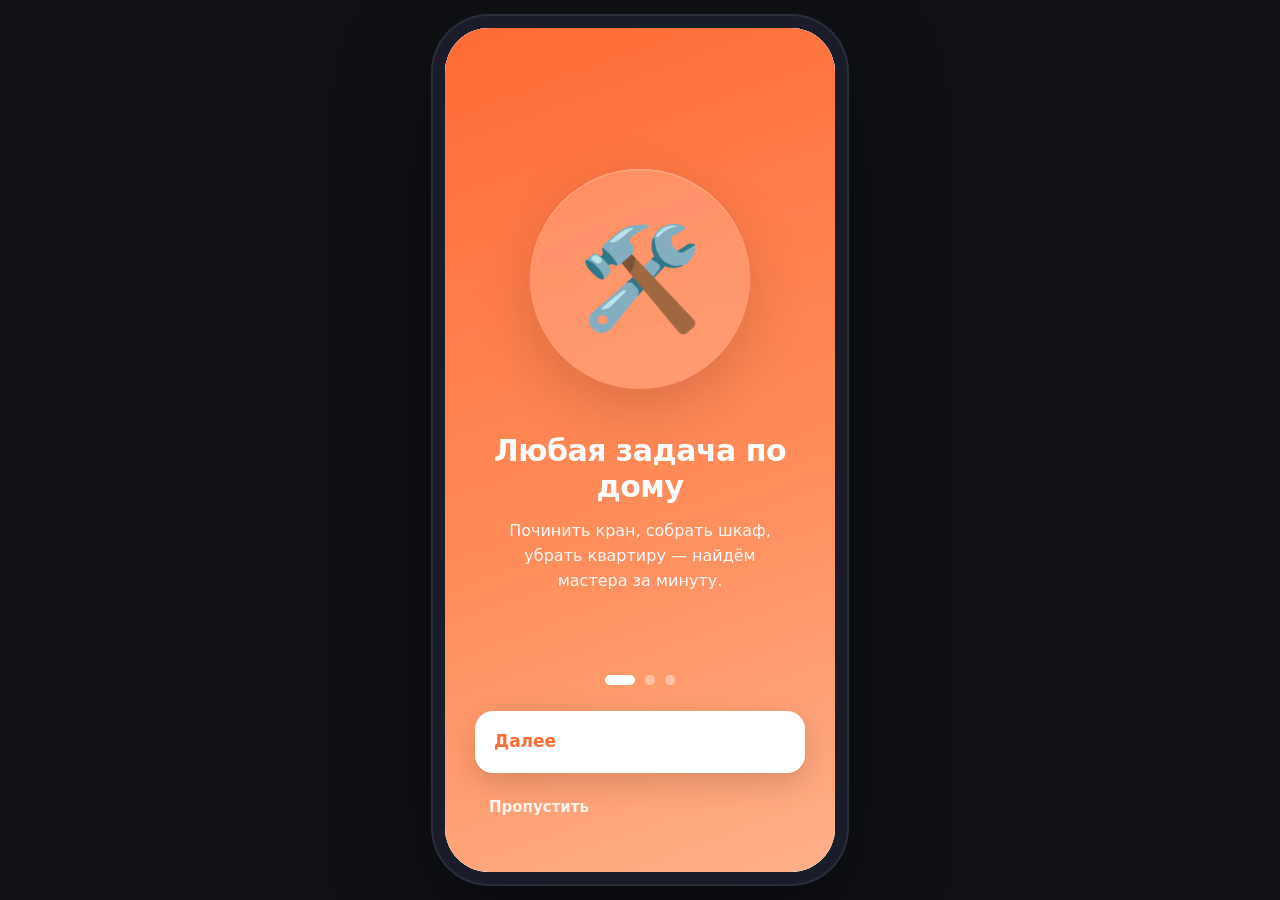
<file: index.html>
<!DOCTYPE html>
<html lang="ru">
<head>
<meta charset="UTF-8">
<meta name="viewport" content="width=device-width, initial-scale=1.0, maximum-scale=1.0, user-scalable=no, viewport-fit=cover">
<meta name="theme-color" content="#FF6B35">
<meta name="apple-mobile-web-app-capable" content="yes">
<meta name="apple-mobile-web-app-status-bar-style" content="black-translucent">
<meta name="apple-mobile-web-app-title" content="Помогатор">
<meta name="mobile-web-app-capable" content="yes">
<meta name="format-detection" content="telephone=no">
<meta name="description" content="Помогатор — бытовые услуги по вашей цене">
<link rel="manifest" href='data:application/manifest+json,{"name":"Помогатор","short_name":"Помогатор","start_url":".","display":"standalone","background_color":"%23F7F9FC","theme_color":"%23FF6B35","icons":[{"src":"data:image/svg%2Bxml,<svg xmlns=%22http://www.w3.org/2000/svg%22 viewBox=%220 0 192 192%22><rect width=%22192%22 height=%22192%22 rx=%2244%22 fill=%22%23FF6B35%22/><text x=%2296%22 y=%22130%22 font-size=%22100%22 text-anchor=%22middle%22>🛠️</text></svg>","sizes":"192x192","type":"image/svg+xml"}]}'>
<title>Помогатор</title>
<style>
  /* ==================== ТОКЕНЫ (светлая тема) ==================== */
  :root{
    --primary:#FF6B35;
    --primary-light:#FF8F5E;
    --primary-dark:#E85A28;
    --accent:#2EC4B6;
    --bg:#F7F9FC;
    --card:#FFFFFF;
    --text:#1A1D29;
    --text-inverse:#FFFFFF;
    --muted:#8A94A6;
    --success:#22C55E;
    --success-bg:#DCFCE7;
    --success-text:#16A34A;
    --danger:#EF4444;
    --warning:#F59E0B;
    --warning-bg:#FFF9E6;
    --warning-text:#78350F;
    --border:#E8ECF2;
    --surface:#F2F5FA;
    --surface-2:#FAFBFD;
    --shadow-sm:0 2px 8px rgba(26,29,41,.06);
    --shadow:0 8px 30px rgba(26,29,41,.08);
    --shadow-lg:0 20px 50px rgba(26,29,41,.18);
    --nav-bg:rgba(255,255,255,.92);
    --overlay:rgba(15,17,21,.5);
    --price-bg:linear-gradient(135deg,#FFF6F1,#FFEDE4);
    --chip-selected-bg:#FFF0EB;
  }

  /* ==================== ТЁМНАЯ ТЕМА ==================== */
  @media (prefers-color-scheme: dark){
    :root{
      --bg:#0F1115;
      --card:#1A1D24;
      --text:#F1F3F7;
      --muted:#8A94A6;
      --border:#2A2E38;
      --surface:#242830;
      --surface-2:#1E2228;
      --success-bg:#14532D;
      --success-text:#4ADE80;
      --warning-bg:#2A2416;
      --warning-text:#FCD34D;
      --shadow-sm:0 2px 8px rgba(0,0,0,.3);
      --shadow:0 8px 30px rgba(0,0,0,.3);
      --shadow-lg:0 20px 50px rgba(0,0,0,.4);
      --nav-bg:rgba(26,29,36,.92);
      --overlay:rgba(0,0,0,.6);
      --price-bg:linear-gradient(135deg,#2A1F1A,#3A2620);
      --chip-selected-bg:#3A2620;
    }
  }

  /* ==================== СБРОС ==================== */
  *,*::before,*::after{
    margin:0;padding:0;box-sizing:border-box;
    -webkit-tap-highlight-color:transparent;
  }
  html,body{height:100%;}
  button,input,textarea{
    font:inherit;color:inherit;
    -webkit-appearance:none;appearance:none;
  }
  button{
    background:none;border:none;cursor:pointer;
    border-radius:0;text-align:inherit;
  }
  input,textarea{
    border-radius:0;background:transparent;
  }
  a{color:inherit;text-decoration:none;}

  /* ==================== БАЗА ==================== */
  body{
    font-family:'Inter',-apple-system,BlinkMacSystemFont,'Segoe UI',Roboto,system-ui,sans-serif;
    background:#0F1115;
    display:flex;align-items:center;justify-content:center;
    min-height:100vh;color:var(--text);
    overflow:hidden;font-size:16px;
    line-height:1.4;
    -webkit-font-smoothing:antialiased;
    -moz-osx-font-smoothing:grayscale;
  }
  @media(max-width:600px){
    body{background:var(--bg);}
  }

  /* ==================== КОРПУС ТЕЛЕФОНА ==================== */
  .phone{
    width:390px;height:844px;max-height:100vh;
    background:var(--bg);border-radius:44px;overflow:hidden;
    position:relative;display:flex;flex-direction:column;
    box-shadow:
      0 0 0 12px #1A1D29,
      0 0 0 14px #2A2E3A,
      0 40px 100px rgba(0,0,0,.5);
  }
  @media(max-width:600px){
    .phone{
      width:100%;height:100vh;max-height:100vh;
      border-radius:0;box-shadow:none;
    }
  }

  /* ==================== ЭКРАНЫ ==================== */
  .screen{
    position:absolute;inset:0;
    display:flex;flex-direction:column;
    background:var(--bg);
    opacity:0;pointer-events:none;
    transition:opacity .25s ease, transform .25s ease;
    transform:translateX(16px);
    z-index:1;
  }
  .screen.active{
    opacity:1;pointer-events:auto;
    transform:translateX(0);
    z-index:10;
  }
  .screen-body{
    flex:1;overflow-y:auto;overflow-x:hidden;
    padding:0 20px 110px;
    scrollbar-width:none;
    -webkit-overflow-scrolling:touch;
  }
  .screen-body::-webkit-scrollbar{display:none;}

  /* ==================== СТАТУСБАР ==================== */
  .statusbar{
    height:44px;display:flex;align-items:center;justify-content:space-between;
    padding:0 24px;font-size:13px;font-weight:600;
    flex-shrink:0;color:var(--text);
  }
  .statusbar .icons{display:flex;gap:5px;align-items:center;}

  /* ==================== ШАПКА ==================== */
  .app-header{
    padding:8px 20px 16px;
    display:flex;align-items:center;justify-content:space-between;
    flex-shrink:0;gap:12px;
  }
  .greet h1{
    font-size:22px;font-weight:800;
    letter-spacing:-.5px;line-height:1.2;
  }
  .greet p{
    font-size:14px;color:var(--muted);margin-top:2px;
  }
  .header-actions{display:flex;gap:10px;flex-shrink:0;}

  .icon-btn{
    width:48px;height:48px;border-radius:16px;
    background:var(--card);
    display:flex;align-items:center;justify-content:center;
    box-shadow:var(--shadow);font-size:22px;
    transition:transform .15s;
    color:var(--text);
  }
  .icon-btn:active{transform:scale(.92);}

  .avatar-btn{
    width:48px;height:48px;border-radius:16px;
    background:linear-gradient(135deg,var(--primary),var(--primary-light));
    display:flex;align-items:center;justify-content:center;
    color:#fff;font-weight:700;font-size:18px;
    box-shadow:0 6px 20px rgba(255,107,53,.35);
    transition:transform .15s;
  }
  .avatar-btn:active{transform:scale(.92);}

  .back-btn{
    background:var(--card);
    width:48px;height:48px;border-radius:16px;
    font-size:22px;cursor:pointer;
    box-shadow:var(--shadow);
    flex-shrink:0;
    color:var(--text);
    display:flex;align-items:center;justify-content:center;
    transition:transform .15s;
  }
  .back-btn:active{transform:scale(.92);}

  /* ==================== ПОИСК ==================== */
  .search{
    background:var(--card);
    border-radius:18px;
    padding:16px 18px;
    display:flex;align-items:center;gap:14px;
    box-shadow:var(--shadow);
    margin-bottom:26px;
    cursor:pointer;
    border:2px solid transparent;
    transition:border-color .2s;
  }
  .search:active{border-color:var(--primary);}
  .search .search-icon{font-size:20px;}
  .search input{
    border:none;outline:none;
    font-size:16px;flex:1;
    background:transparent;
    color:var(--text);
    pointer-events:none;
  }
  .search input::placeholder{color:var(--muted);}

  /* ==================== ЗАГОЛОВКИ СЕКЦИЙ ==================== */
  .section-title{
    font-size:18px;font-weight:700;
    margin-bottom:14px;
    letter-spacing:-.3px;
    display:flex;justify-content:space-between;align-items:center;
  }
  .section-title span{
    font-size:13px;
    color:var(--primary);
    font-weight:600;
    cursor:pointer;
  }

  /* ==================== КАТЕГОРИИ ==================== */
  .cats{
    display:grid;
    grid-template-columns:repeat(3,1fr);
    gap:12px;
    margin-bottom:28px;
  }
  .cat{
    background:var(--card);
    border-radius:18px;
    padding:20px 8px;
    display:flex;flex-direction:column;
    align-items:center;gap:10px;
    box-shadow:var(--shadow);
    cursor:pointer;
    border:none;
    font-family:inherit;
    transition:transform .15s;
    color:var(--text);
  }
  .cat:active{transform:scale(.95);}
  .cat .emoji{font-size:32px;}
  .cat .name{
    font-size:12.5px;font-weight:600;
    text-align:center;line-height:1.25;
  }

  /* ==================== ПРОМО ==================== */
  .promo{
    background:linear-gradient(135deg,var(--primary),var(--primary-light));
    border-radius:24px;
    padding:22px;
    color:#fff;
    margin-bottom:26px;
    position:relative;
    overflow:hidden;
    box-shadow:0 12px 30px rgba(255,107,53,.3);
  }
  .promo::after{
    content:'';
    position:absolute;
    right:-30px;top:-30px;
    width:140px;height:140px;
    border-radius:50%;
    background:rgba(255,255,255,.15);
    pointer-events:none;
  }
  .promo h3{
    font-size:20px;font-weight:800;
    margin-bottom:8px;
    position:relative;z-index:1;
    letter-spacing:-.3px;
    color:#fff;
  }
  .promo p{
    font-size:14px;opacity:.95;
    position:relative;z-index:1;
    line-height:1.5;
    color:#fff;
  }
  .promo button{
    margin-top:16px;
    background:#fff;
    color:var(--primary);
    border:none;
    padding:13px 22px;
    border-radius:14px;
    font-weight:700;
    font-size:14px;
    cursor:pointer;
    font-family:inherit;
    position:relative;z-index:1;
    transition:transform .15s;
  }
  .promo button:active{transform:scale(.95);}

  /* ==================== КАРТОЧКИ УСЛУГ ==================== */
  .services{
    display:flex;flex-direction:column;gap:12px;
  }
  .service{
    background:var(--card);
    border-radius:18px;
    padding:12px;
    display:flex;gap:14px;align-items:center;
    box-shadow:var(--shadow);
    cursor:pointer;
    border:none;
    font-family:inherit;
    text-align:left;
    width:100%;
    transition:transform .15s;
    color:var(--text);
  }
  .service:active{transform:scale(.98);}
  .service .thumb{
    width:76px;height:76px;
    border-radius:16px;flex-shrink:0;
    background-size:cover;
    background-position:center;
    background-color:var(--surface);
  }
  .service .info{flex:1;min-width:0;}
  .service .info h4{
    font-size:16px;font-weight:700;
    margin-bottom:4px;
  }
  .service .info p{
    font-size:13px;color:var(--muted);
    line-height:1.3;
  }
  .service .price{
    font-size:15px;font-weight:800;
    color:var(--primary);
    white-space:nowrap;
    padding-right:6px;
    flex-shrink:0;
  }

  /* ==================== НИЖНЯЯ НАВИГАЦИЯ ==================== */
  .bottom-nav{
    position:absolute;
    bottom:0;left:0;right:0;
    background:var(--nav-bg);
    backdrop-filter:blur(20px);
    -webkit-backdrop-filter:blur(20px);
    border-top:1px solid rgba(0,0,0,.05);
    display:flex;justify-content:space-around;
    padding:10px 0 max(10px, env(safe-area-inset-bottom));
    z-index:50;
  }
  .nav-item{
    background:none;
    border:none;
    display:flex;flex-direction:column;
    align-items:center;gap:5px;
    cursor:pointer;
    padding:6px 16px;
    font-family:inherit;
    color:var(--muted);
    transition:color .2s;
  }
  .nav-item .ico{
    font-size:24px;
    filter:grayscale(1);
    opacity:.5;
    transition:filter .2s, opacity .2s, transform .2s;
    line-height:1;
  }
  .nav-item span{
    font-size:11.5px;font-weight:600;
  }
  .nav-item.active{color:var(--primary);}
  .nav-item.active .ico{
    filter:none;opacity:1;
    transform:translateY(-2px);
  }

  /* ==================== FAB ==================== */
  .fab{
    position:absolute;
    bottom:100px;right:20px;
    width:64px;height:64px;
    border-radius:22px;
    background:linear-gradient(135deg,var(--primary),var(--primary-light));
    border:none;
    cursor:pointer;
    font-size:30px;
    color:#fff;
    display:flex;align-items:center;justify-content:center;
    box-shadow:0 10px 30px rgba(255,107,53,.45);
    z-index:60;
    transition:transform .15s, box-shadow .15s;
  }
  .fab:active{
    transform:scale(.9);
    box-shadow:0 5px 15px rgba(255,107,53,.4);
  }

  /* ==================== ОВЕРЛЕЙ И МОДАЛКИ ==================== */
  .overlay{
    position:absolute;inset:0;
    background:var(--overlay);
    backdrop-filter:blur(4px);
    -webkit-backdrop-filter:blur(4px);
    opacity:0;pointer-events:none;
    transition:opacity .3s;
    z-index:100;
  }
  .overlay.show{
    opacity:1;pointer-events:auto;
  }

  .sheet{
    position:absolute;
    left:0;right:0;bottom:0;
    background:var(--card);
    border-radius:28px 28px 0 0;
    padding:16px 20px calc(28px + env(safe-area-inset-bottom));
    transform:translateY(100%);
    transition:transform .4s cubic-bezier(.16,1,.3,1);
    z-index:101;
    max-height:90%;
    overflow-y:auto;
    scrollbar-width:none;
    color:var(--text);
    will-change:transform;
  }
  .sheet::-webkit-scrollbar{display:none;}
  .sheet.show{transform:translateY(0);}

  .handle{
    width:44px;height:5px;
    border-radius:3px;
    background:var(--border);
    margin:0 auto 20px;
  }

  .sheet h2{
    font-size:24px;font-weight:800;
    letter-spacing:-.5px;
    margin-bottom:8px;
    line-height:1.2;
  }
  .sheet .subtitle{
    font-size:15px;color:var(--muted);
    margin-bottom:24px;
    line-height:1.5;
  }

  /* ==================== ШАГИ ==================== */
  .steps{
    display:flex;gap:6px;
    margin-bottom:24px;
  }
  .steps .dot{
    flex:1;height:5px;
    border-radius:3px;
    background:var(--border);
    transition:background .3s;
  }
  .steps .dot.done{background:var(--primary);}

  /* ==================== БЛОК ЦЕНЫ ==================== */
  .price-block{
    background:var(--price-bg);
    border-radius:20px;
    padding:26px;
    text-align:center;
    margin-bottom:20px;
  }
  .price-label{
    font-size:13px;
    color:var(--muted);
    font-weight:600;
    margin-bottom:12px;
    text-transform:uppercase;
    letter-spacing:.5px;
  }
  .price-input{
    display:flex;align-items:center;
    justify-content:center;gap:6px;
  }
  .price-input input{
    font-size:48px;font-weight:800;
    border:none;background:transparent;
    text-align:center;
    width:180px;
    font-family:inherit;
    color:var(--primary);
    outline:none;
    letter-spacing:-1.5px;
  }
  .price-input .cur{
    font-size:28px;font-weight:800;
    color:var(--primary);
  }
  .hint{
    font-size:13px;color:var(--muted);
    margin-top:12px;line-height:1.4;
  }
  .hint b{color:var(--accent);}

  /* ==================== СЛАЙДЕР ==================== */
  .slider{margin-bottom:24px;}
  input[type=range]{
    width:100%;
    -webkit-appearance:none;
    appearance:none;
    height:8px;
    border-radius:4px;
    background:linear-gradient(90deg,var(--primary),#FFB399);
    outline:none;
    cursor:pointer;
  }
  input[type=range]::-webkit-slider-thumb{
    -webkit-appearance:none;
    appearance:none;
    width:30px;height:30px;
    border-radius:50%;
    background:#fff;
    border:4px solid var(--primary);
    cursor:pointer;
    box-shadow:0 4px 12px rgba(255,107,53,.4);
  }
  input[type=range]::-moz-range-thumb{
    width:22px;height:22px;
    border-radius:50%;
    background:#fff;
    border:4px solid var(--primary);
    cursor:pointer;
  }

  /* ==================== ЧИПСЫ ==================== */
  .chips{
    display:flex;flex-wrap:wrap;
    gap:10px;margin-bottom:24px;
  }
  .chip{
    padding:13px 18px;
    border-radius:14px;
    background:var(--surface);
    border:2px solid transparent;
    font-size:14.5px;font-weight:600;
    color:var(--text);
    cursor:pointer;
    font-family:inherit;
    transition:all .2s;
    display:flex;align-items:center;gap:6px;
    text-align:left;
  }
  .chip.selected{
    background:var(--chip-selected-bg);
    border-color:var(--primary);
    color:var(--primary);
  }
  .chip:active{transform:scale(.95);}

  /* ==================== КНОПКИ ==================== */
  .btn{
    width:100%;
    padding:19px;
    border-radius:18px;
    border:none;
    font-size:17px;
    font-weight:700;
    font-family:inherit;
    cursor:pointer;
    transition:transform .15s, opacity .15s;
    display:flex;align-items:center;justify-content:center;
    text-align:center;
  }
  .btn:active{transform:scale(.97);}
  .btn:disabled{opacity:.4;cursor:not-allowed;}
  .btn-primary{
    background:linear-gradient(135deg,var(--primary),var(--primary-light));
    color:#fff;
    box-shadow:0 10px 24px rgba(255,107,53,.35);
  }
  .btn-ghost{
    background:var(--surface);
    color:var(--text);
  }

  /* ==================== ПОИСК МАСТЕРОВ ==================== */
  .searching{
    display:flex;flex-direction:column;
    align-items:center;
    padding:40px 0;text-align:center;
  }
  .pulse-wrap{
    position:relative;
    width:130px;height:130px;
    margin-bottom:26px;
  }
  .pulse-ring{
    position:absolute;inset:0;
    border-radius:50%;
    border:3px solid var(--primary);
    opacity:0;
    animation:pulse 2s ease-out infinite;
  }
  .pulse-ring:nth-child(2){animation-delay:.6s;}
  .pulse-ring:nth-child(3){animation-delay:1.2s;}
  @keyframes pulse{
    0%{transform:scale(.4);opacity:.7;}
    100%{transform:scale(1.4);opacity:0;}
  }
  .pulse-center{
    position:absolute;inset:34px;
    border-radius:50%;
    background:linear-gradient(135deg,var(--primary),var(--primary-light));
    display:flex;align-items:center;justify-content:center;
    font-size:36px;
    box-shadow:0 10px 30px rgba(255,107,53,.4);
  }

  /* ==================== КАРТОЧКИ МАСТЕРОВ ==================== */
  .master{
    background:var(--card);
    border-radius:20px;
    padding:18px;
    box-shadow:var(--shadow);
    margin-bottom:14px;
    animation:slideUp .4s ease both;
  }
  @keyframes slideUp{
    from{opacity:0;transform:translateY(20px);}
    to{opacity:1;transform:translateY(0);}
  }
  .master-top{
    display:flex;gap:14px;
    align-items:center;margin-bottom:14px;
  }
  .master-avatar{
    width:56px;height:56px;
    border-radius:18px;flex-shrink:0;
    display:flex;align-items:center;justify-content:center;
    font-size:24px;font-weight:700;color:#fff;
  }
  .master-info{flex:1;min-width:0;}
  .master-info h4{
    font-size:16.5px;font-weight:700;
    display:flex;align-items:center;gap:6px;
    line-height:1.2;
  }
  .verified{
    color:var(--accent);
    font-size:14px;flex-shrink:0;
  }
  .master-info .meta{
    font-size:13px;
    color:var(--muted);
    margin-top:3px;
  }
  .rating{
    display:flex;align-items:center;gap:4px;
    font-weight:700;font-size:14px;
    color:var(--warning);flex-shrink:0;
  }

  .offer{
    background:var(--surface);
    border-radius:14px;
    padding:14px;margin-bottom:14px;
    font-size:14.5px;
    color:var(--text);
    line-height:1.5;
  }
  .offer .price-row{
    display:flex;align-items:center;
    justify-content:space-between;
    margin-bottom:8px;
  }
  .offer .price-big{
    font-size:22px;font-weight:800;
    color:var(--primary);
  }
  .offer .eta{
    font-size:13px;
    color:var(--muted);
    font-weight:600;
  }
  .offer .desc{
    font-size:13.5px;
    color:var(--muted);
    line-height:1.4;
  }

  /* ==================== БЕЙДЖИ ==================== */
  .badges{
    display:flex;flex-wrap:wrap;
    gap:6px;margin-top:10px;
  }
  .badge{
    font-size:11px;font-weight:600;
    padding:5px 10px;
    border-radius:8px;
    background:var(--success-bg);
    color:var(--success-text);
    display:flex;align-items:center;gap:4px;
  }

  /* ==================== ЧАТ ==================== */
  .chat-screen{
    display:flex;flex-direction:column;
    height:100%;
  }
  .chat-head{
    padding:8px 20px 14px;
    display:flex;align-items:center;gap:12px;
    background:var(--card);
    border-bottom:1px solid var(--border);
    flex-shrink:0;
  }
  .chat-head .master-avatar{
    width:46px;height:46px;
    border-radius:16px;font-size:19px;
  }
  .chat-head h4{font-size:16px;font-weight:700;}
  .chat-head p{font-size:12.5px;color:var(--success-text);}

  .chat-messages{
    flex:1;overflow-y:auto;
    padding:20px;
    display:flex;flex-direction:column;
    gap:10px;
    scrollbar-width:none;
    -webkit-overflow-scrolling:touch;
  }
  .chat-messages::-webkit-scrollbar{display:none;}

  .msg{
    max-width:78%;
    padding:13px 17px;
    border-radius:20px;
    font-size:15px;
    line-height:1.45;
    animation:slideUp .3s ease both;
    word-wrap:break-word;
    overflow-wrap:break-word;
  }
  .msg.them{
    background:var(--card);
    box-shadow:var(--shadow);
    align-self:flex-start;
    border-bottom-left-radius:6px;
  }
  .msg.me{
    background:linear-gradient(135deg,var(--primary),var(--primary-light));
    color:#fff;
    align-self:flex-end;
    border-bottom-right-radius:6px;
  }

  .chat-input-bar{
    display:flex;gap:10px;
    padding:12px 20px calc(12px + env(safe-area-inset-bottom));
    background:var(--card);
    border-top:1px solid var(--border);
    flex-shrink:0;
  }
  .chat-input-bar input{
    flex:1;
    border:none;
    background:var(--surface);
    border-radius:16px;
    padding:15px 18px;
    font-size:15px;
    font-family:inherit;
    outline:none;
    color:var(--text);
  }
  .chat-input-bar button{
    width:52px;height:52px;
    border-radius:16px;
    border:none;
    background:linear-gradient(135deg,var(--primary),var(--primary-light));
    color:#fff;
    font-size:22px;
    cursor:pointer;
    flex-shrink:0;
    transition:transform .15s;
  }
  .chat-input-bar button:active{transform:scale(.92);}

  /* ==================== УСПЕХ ==================== */
  .success-screen{
    display:flex;flex-direction:column;
    align-items:center;justify-content:center;
    height:100%;padding:40px;
    text-align:center;
  }
  .check-circle{
    width:110px;height:110px;
    border-radius:50%;
    background:linear-gradient(135deg,var(--success),#4ADE80);
    display:flex;align-items:center;justify-content:center;
    font-size:56px;color:#fff;
    margin-bottom:26px;
    animation:pop .5s cubic-bezier(.16,1,.3,1);
    box-shadow:0 20px 50px rgba(34,197,94,.4);
  }
  @keyframes pop{
    0%{transform:scale(0);}
    60%{transform:scale(1.15);}
    100%{transform:scale(1);}
  }
  .success-screen h2{
    font-size:28px;font-weight:800;
    letter-spacing:-.5px;
    margin-bottom:12px;
  }
  .success-screen p{
    font-size:15.5px;
    color:var(--muted);
    line-height:1.6;
    margin-bottom:32px;
  }

  /* ==================== ЗВЁЗДЫ ==================== */
  .stars{
    display:flex;gap:10px;
    justify-content:center;
    margin-bottom:24px;
  }
  .star{
    font-size:42px;
    cursor:pointer;
    transition:transform .15s, filter .15s, opacity .15s;
    filter:grayscale(1);
    opacity:.3;
    user-select:none;
  }
  .star.on{
    filter:none;opacity:1;
    transform:scale(1.1);
  }

  /* ==================== ТОСТ ==================== */
  .toast{
    position:absolute;
    top:60px;left:50%;
    transform:translateX(-50%) translateY(-20px);
    background:var(--text);
    color:var(--bg);
    padding:14px 22px;
    border-radius:16px;
    font-size:14.5px;
    font-weight:600;
    opacity:0;
    pointer-events:none;
    transition:opacity .3s, transform .3s;
    z-index:200;
    max-width:90%;
    text-align:center;
    line-height:1.4;
    box-shadow:var(--shadow-lg);
  }
  .toast.show{
    opacity:1;
    transform:translateX(-50%) translateY(0);
  }

  /* ==================== ЗАГРУЗЧИК ФОТО ==================== */
  .uploader{
    border:2px dashed var(--border);
    border-radius:18px;
    padding:28px;
    text-align:center;
    cursor:pointer;
    margin-bottom:18px;
    transition:border-color .2s, background .2s;
    background:var(--surface-2);
  }
  .uploader:active{
    border-color:var(--primary);
    background:var(--chip-selected-bg);
  }
  .uploader .ico{
    font-size:36px;
    margin-bottom:10px;
  }
  .uploader p{
    font-size:15px;font-weight:600;
    color:var(--text);
  }
  .uploader small{
    font-size:12.5px;
    color:var(--muted);
  }
  .photos{
    display:flex;gap:10px;
    margin-bottom:18px;
    flex-wrap:wrap;
  }
  .photo-thumb{
    width:72px;height:72px;
    border-radius:14px;
    background-size:cover;
    background-position:center;
    box-shadow:var(--shadow);
    position:relative;
    background-color:var(--surface);
  }
  .photo-thumb .remove{
    position:absolute;
    top:-6px;right:-6px;
    width:22px;height:22px;
    border-radius:50%;
    background:var(--danger);
    color:#fff;
    border:none;
    font-size:14px;
    cursor:pointer;
    display:flex;align-items:center;justify-content:center;
    line-height:1;
    box-shadow:0 2px 6px rgba(0,0,0,.2);
  }

  /* ==================== ПОЛЯ ФОРМ ==================== */
  .field{margin-bottom:20px;}
  .field label{
    display:block;
    font-size:14px;font-weight:600;
    color:var(--text);
    margin-bottom:10px;
  }
  .field input,.field textarea{
    width:100%;
    border:2px solid var(--border);
    border-radius:16px;
    padding:16px 18px;
    font-size:16px;
    font-family:inherit;
    outline:none;
    transition:border-color .2s;
    background:var(--card);
    resize:none;
    color:var(--text);
  }
  .field input:focus,.field textarea:focus{
    border-color:var(--primary);
  }
  .field textarea{min-height:90px;}

  /* ==================== АДРЕС КАРТОЧКА ==================== */
  .address-card{
    background:var(--card);
    border:2px solid var(--border);
    border-radius:16px;
    padding:18px;
    margin-bottom:16px;
    display:flex;align-items:center;gap:14px;
    cursor:pointer;
    transition:border-color .2s, background .2s;
  }
  .address-card:active{
    border-color:var(--primary);
    background:var(--chip-selected-bg);
  }
  .address-card .icon{font-size:28px;flex-shrink:0;}
  .address-card .txt{flex:1;min-width:0;}
  .address-card .txt h5{
    font-size:15px;font-weight:700;
    margin-bottom:2px;
  }
  .address-card .txt p{
    font-size:13px;color:var(--muted);
    line-height:1.3;
  }
  .address-card .change{
    font-size:13px;
    color:var(--primary);
    font-weight:600;
    flex-shrink:0;
  }

  /* ==================== МЕНЮ ==================== */
  .menu-list{
    display:flex;flex-direction:column;
    gap:10px;
  }
  .menu-item{
    background:var(--card);
    border-radius:18px;
    padding:18px;
    display:flex;align-items:center;gap:16px;
    cursor:pointer;
    box-shadow:var(--shadow);
    border:none;
    font-family:inherit;
    text-align:left;
    width:100%;
    transition:transform .15s;
    color:var(--text);
  }
  .menu-item:active{transform:scale(.98);}
  .menu-item .ico{
    width:44px;height:44px;
    border-radius:14px;
    background:var(--surface);
    display:flex;align-items:center;justify-content:center;
    font-size:22px;flex-shrink:0;
  }
  .menu-item .txt{flex:1;min-width:0;}
  .menu-item .txt h4{
    font-size:16px;font-weight:600;
    margin-bottom:2px;
  }
  .menu-item .txt p{
    font-size:13px;
    color:var(--muted);
    line-height:1.3;
  }
  .menu-item .arrow{
    color:var(--muted);
    font-size:20px;
    flex-shrink:0;
    opacity:.6;
  }

  /* ==================== КАРТОЧКИ ЗАКАЗОВ ==================== */
  .order-card{
    background:var(--card);
    border-radius:20px;
    padding:18px;
    box-shadow:var(--shadow);
    margin-bottom:14px;
  }
  .order-card.clickable{cursor:pointer;}
  .order-card .status{
    display:inline-block;
    padding:5px 12px;
    border-radius:10px;
    font-size:12px;font-weight:700;
    margin-bottom:12px;
  }
  .status.done{
    background:var(--success-bg);
    color:var(--success-text);
  }
  .status.active{
    background:#DBEAFE;
    color:#2563EB;
  }
  @media (prefers-color-scheme: dark){
    .status.active{
      background:#1E3A5F;
      color:#60A5FA;
    }
  }
  .order-card h4{
    font-size:16.5px;font-weight:700;
    margin-bottom:5px;
  }
  .order-card p{
    font-size:13.5px;
    color:var(--muted);
    line-height:1.4;
  }
  .order-card .row{
    display:flex;justify-content:space-between;align-items:center;
    margin-top:14px;padding-top:14px;
    border-top:1px solid var(--border);
  }
  .order-card .row span{
    font-size:14px;
    color:var(--muted);
  }
  .order-card .row b{
    font-size:18px;
    color:var(--text);
  }

  /* ==================== ТРЕКЕР ==================== */
  .tracker{
    background:var(--card);
    border-radius:20px;
    padding:20px;
    box-shadow:var(--shadow);
    margin-bottom:18px;
  }
  .tracker-steps{
    display:flex;flex-direction:column;
    gap:16px;margin-top:16px;
  }
  .t-step{
    display:flex;gap:14px;
    align-items:flex-start;
    position:relative;
  }
  .t-step:not(:last-child)::before{
    content:'';
    position:absolute;
    left:16px;top:34px;
    width:2px;height:26px;
    background:var(--border);
  }
  .t-step.done:not(:last-child)::before{
    background:var(--success);
  }
  .t-dot{
    width:34px;height:34px;
    border-radius:50%;
    background:var(--surface);
    display:flex;align-items:center;justify-content:center;
    font-size:15px;flex-shrink:0;
    color:var(--muted);font-weight:700;
  }
  .t-step.done .t-dot{
    background:var(--success);
    color:#fff;
  }
  .t-step.active .t-dot{
    background:var(--primary);
    color:#fff;
    animation:beat 1.5s infinite;
  }
  @keyframes beat{
    0%,100%{box-shadow:0 0 0 0 rgba(255,107,53,.5);}
    50%{box-shadow:0 0 0 10px rgba(255,107,53,0);}
  }
  .t-info h5{
    font-size:15px;font-weight:700;
    color:var(--text);
  }
  .t-info p{
    font-size:13px;
    color:var(--muted);
    margin-top:3px;
    line-height:1.3;
  }

  /* ==================== ОПЛАТА ==================== */
  .qr-code{
    width:180px;height:180px;
    background:var(--surface);
    border-radius:18px;
    margin:0 auto 18px;
    display:flex;align-items:center;justify-content:center;
    font-size:72px;
    position:relative;
    color:var(--text);
  }
  .banks{
    display:flex;gap:8px;
    justify-content:center;
    margin-top:18px;
    flex-wrap:wrap;
  }
  .bank{
    padding:8px 14px;
    border-radius:10px;
    background:var(--surface);
    font-size:12px;
    font-weight:600;
    color:var(--text);
  }

  /* ==================== ЮРИДИЧЕСКАЯ ЗАМЕТКА ==================== */
  .legal-note{
    background:var(--surface);
    border-radius:14px;
    padding:16px;
    margin-top:20px;
    font-size:12px;
    color:var(--muted);
    line-height:1.6;
  }

  /* ==================== ПОДСКАЗКА ==================== */
  .tip-box{
    background:var(--warning-bg);
    border-left:4px solid var(--warning);
    border-radius:12px;
    padding:14px;
    margin-bottom:20px;
    display:flex;gap:12px;
    align-items:flex-start;
  }
  .tip-box .tip-icon{
    font-size:20px;flex-shrink:0;
    line-height:1;
  }
  .tip-box .tip-text{
    font-size:13.5px;
    color:var(--warning-text);
    line-height:1.5;
  }
  .tip-box.tip-accent{
    background:#E8F7F6;
    border-left-color:var(--accent);
  }
  @media (prefers-color-scheme: dark){
    .tip-box.tip-accent{
      background:#0F3A36;
    }
    .tip-box.tip-accent .tip-text{
      color:#5EEAD4;
    }
  }
  .tip-box.tip-accent .tip-text{
    color:#0F766E;
  }

  /* ==================== КАРТА ==================== */
  .map-container{
    height:200px;
    border-radius:18px;
    overflow:hidden;
    margin-bottom:16px;
    position:relative;
    background:linear-gradient(135deg,#E0F2F0,#D4F0EE);
    box-shadow:var(--shadow);
  }
  @media (prefers-color-scheme: dark){
    .map-container{
      background:linear-gradient(135deg,#0F3A36,#14504A);
    }
  }
  .map-container::before{
    content:'';
    position:absolute;inset:0;
    background-image:
      linear-gradient(rgba(46,196,182,.12) 1px, transparent 1px),
      linear-gradient(90deg, rgba(46,196,182,.12) 1px, transparent 1px);
    background-size:28px 28px;
    pointer-events:none;
  }
  .map-pin{
    position:absolute;
    top:50%;left:50%;
    width:48px;height:48px;
    margin:-56px 0 0 -24px;
    border-radius:50% 50% 50% 0;
    background:linear-gradient(135deg,var(--primary),var(--primary-light));
    box-shadow:0 8px 24px rgba(255,107,53,.5);
    display:flex;align-items:center;justify-content:center;
    z-index:2;
    transform:rotate(-45deg);
    animation:bounce 2s ease-in-out infinite;
  }
  .map-pin::after{
    content:'';
    width:16px;height:16px;
    background:#fff;
    border-radius:50%;
    transform:rotate(45deg);
  }
  @keyframes bounce{
    0%,100%{margin-top:-56px;}
    50%{margin-top:-64px;}
  }
  .map-addr{
    position:absolute;
    bottom:16px;left:16px;right:16px;
    background:var(--card);
    border-radius:14px;
    padding:14px;
    box-shadow:var(--shadow-lg);
    z-index:3;
  }
  .map-addr h5{
    font-size:14px;font-weight:700;
    margin-bottom:3px;
  }
  .map-addr p{
    font-size:12px;
    color:var(--muted);
    line-height:1.3;
  }

  /* ==================== HERO (Стать мастером) ==================== */
  .hero-card{
    background:linear-gradient(135deg,var(--primary),var(--primary-light));
    border-radius:24px;
    padding:26px;
    color:#fff;
    box-shadow:0 12px 30px rgba(255,107,53,.3);
    margin-bottom:20px;
  }
  .hero-card h2{
    font-size:24px;font-weight:800;
    margin-bottom:8px;line-height:1.2;
    color:#fff;
  }
  .hero-card p{
    font-size:14px;opacity:.95;
    line-height:1.5;color:#fff;
  }
  .hero-card .stats{
    display:flex;gap:18px;
    margin-top:18px;
  }
  .hero-card .stat{flex:1;}
  .hero-card .stat b{
    display:block;
    font-size:22px;font-weight:800;
    margin-bottom:2px;color:#fff;
  }
  .hero-card .stat span{
    font-size:12px;opacity:.85;color:#fff;
  }

  /* ==================== СПИСОК ФИЧ ==================== */
  .feature-list{
    display:flex;flex-direction:column;
    gap:14px;margin-bottom:24px;
  }
  .feature-item{
    background:var(--card);
    border-radius:16px;
    padding:16px;
    display:flex;gap:14px;
    align-items:flex-start;
    box-shadow:var(--shadow);
  }
  .feature-item .ico{
    width:44px;height:44px;
    border-radius:14px;
    background:var(--surface);
    display:flex;align-items:center;justify-content:center;
    font-size:22px;flex-shrink:0;
  }
  .feature-item .txt h4{
    font-size:15px;font-weight:700;
    margin-bottom:4px;
  }
  .feature-item .txt p{
    font-size:13px;
    color:var(--muted);
    line-height:1.45;
  }

  /* ==================== ПОДДЕРЖКА ==================== */
  .support-topic{
    background:var(--card);
    border-radius:16px;
    padding:18px;
    box-shadow:var(--shadow);
    margin-bottom:10px;
    display:flex;align-items:center;gap:14px;
    cursor:pointer;
    border:none;
    font-family:inherit;
    text-align:left;
    width:100%;
    color:var(--text);
    transition:transform .15s;
  }
  .support-topic:active{transform:scale(.98);}
  .support-topic .ico{
    font-size:24px;
    flex-shrink:0;
  }
  .support-topic .txt{flex:1;min-width:0;}
  .support-topic .txt h4{
    font-size:15px;font-weight:700;
    margin-bottom:2px;
  }
  .support-topic .txt p{
    font-size:13px;
    color:var(--muted);
    line-height:1.3;
  }

  /* ==================== ОНБОРДИНГ ==================== */
  .onboard{
    position:absolute;inset:0;
    background:linear-gradient(160deg,#FF6B35 0%,#FF8F5E 60%,#FFB08A 100%);
    z-index:500;
    display:flex;flex-direction:column;
    padding:60px 30px 40px;
    transition:opacity .5s, transform .5s;
  }
  .onboard.hidden{
    opacity:0;pointer-events:none;
    transform:scale(1.05);
  }
  .onboard-slide{
    flex:1;
    display:flex;flex-direction:column;
    align-items:center;justify-content:center;
    text-align:center;color:#fff;
    transition:opacity .3s;
  }
  .onboard-illus{
    width:220px;height:220px;
    border-radius:50%;
    background:rgba(255,255,255,.18);
    backdrop-filter:blur(20px);
    -webkit-backdrop-filter:blur(20px);
    display:flex;align-items:center;justify-content:center;
    font-size:100px;margin-bottom:44px;
    box-shadow:
      0 20px 60px rgba(0,0,0,.15),
      inset 0 1px 1px rgba(255,255,255,.3);
  }
  .onboard h2{
    font-size:30px;font-weight:800;
    letter-spacing:-.5px;
    margin-bottom:14px;line-height:1.2;
    color:#fff;
  }
  .onboard p{
    font-size:16px;opacity:.95;
    line-height:1.55;max-width:300px;
    color:#fff;
  }
  .onboard-dots{
    display:flex;gap:10px;
    justify-content:center;
    margin-bottom:26px;
  }
  .ob-dot{
    width:10px;height:10px;
    border-radius:50%;
    background:rgba(255,255,255,.4);
    transition:all .3s;
  }
  .ob-dot.active{
    width:30px;border-radius:5px;
    background:#fff;
  }
  .onboard-btn{
    width:100%;
    padding:19px;
    border-radius:18px;
    border:none;
    background:#fff;
    color:var(--primary);
    font-size:17px;font-weight:700;
    font-family:inherit;
    cursor:pointer;
    box-shadow:0 10px 30px rgba(0,0,0,.15);
    transition:transform .15s;
  }
  .onboard-btn:active{transform:scale(.97);}
  .onboard-skip{
    background:none;border:none;
    color:#fff;
    font-size:15px;font-weight:600;
    font-family:inherit;
    padding:14px;cursor:pointer;
    opacity:.9;margin-top:10px;
    transition:opacity .2s;
  }
  .onboard-skip:active{opacity:.7;}

  /* ==================== МЕЛКИЕ ЭЛЕМЕНТЫ ==================== */
  .row-between{
    display:flex;
    justify-content:space-between;
    align-items:center;
  }
  .text-muted{color:var(--muted);}
  .text-center{text-align:center;}
  .mt-8{margin-top:8px;}
  .mt-16{margin-top:16px;}
  .mt-20{margin-top:20px;}
  .mb-16{margin-bottom:16px;}
  .mb-20{margin-bottom:20px;}

  /* ==================== ДОСТУПНОСТЬ ==================== */
  @media (prefers-reduced-motion: reduce){
    *,*::before,*::after{
      animation-duration:.01ms !important;
      animation-iteration-count:1 !important;
      transition-duration:.01ms !important;
    }
  }

  /* ==================== ПЛАНШЕТ ==================== */
  @media (min-width:601px) and (max-width:900px){
    .phone{
      width:420px;height:820px;
    }
  }
</style>
</head>
<body>

<div class="phone" id="app" role="application" aria-label="Помогатор">

  <!-- ==================== ОНБОРДИНГ ==================== -->
  <div class="onboard" id="onboard" role="dialog" aria-label="Знакомство">
    <div class="onboard-slide" id="obSlide">
      <div class="onboard-illus" id="obIllus" aria-hidden="true">🛠️</div>
      <h2 id="obTitle">Любая задача по дому</h2>
      <p id="obText">Починить кран, собрать шкаф, убрать квартиру — найдём мастера за минуту.</p>
    </div>
    <div class="onboard-dots" role="tablist" aria-label="Слайды">
      <div class="ob-dot active" role="tab" aria-selected="true"></div>
      <div class="ob-dot" role="tab" aria-selected="false"></div>
      <div class="ob-dot" role="tab" aria-selected="false"></div>
    </div>
    <button class="onboard-btn" id="obBtn" type="button" onclick="nextOnboard()">Далее</button>
    <button class="onboard-skip" type="button" onclick="skipOnboard()">Пропустить</button>
  </div>

  <!-- ==================== ГЛАВНАЯ ==================== -->
  <div class="screen active" id="home" aria-label="Главная">
    <div class="statusbar">
      <span id="clock">9:41</span>
      <div class="icons" aria-hidden="true"><span>📶</span><span>🔋</span></div>
    </div>
    <div class="app-header">
      <div class="greet">
        <h1>Привет, Аня 👋</h1>
        <p>Что нужно сделать сегодня?</p>
      </div>
      <div class="header-actions">
        <button class="icon-btn" type="button" onclick="toast('Уведомлений пока нет')" aria-label="Уведомления">🔔</button>
        <button class="avatar-btn" type="button" onclick="navigate('profile')" aria-label="Профиль">А</button>
      </div>
    </div>

    <div class="screen-body">
      <div class="search" onclick="openOrder()" role="button" tabindex="0" aria-label="Создать заказ">
        <span class="search-icon" aria-hidden="true">🔍</span>
        <input placeholder="Что нужно починить?" readonly aria-hidden="true" tabindex="-1">
      </div>

      <div class="section-title">Что случилось?</div>
      <div class="cats">
        <button class="cat" type="button" onclick="openOrder('Сантехника')"><span class="emoji" aria-hidden="true">🔧</span><span class="name">Кран<br>течёт</span></button>
        <button class="cat" type="button" onclick="openOrder('Электрика')"><span class="emoji" aria-hidden="true">⚡</span><span class="name">Свет<br>не горит</span></button>
        <button class="cat" type="button" onclick="openOrder('Уборка')"><span class="emoji" aria-hidden="true">🧹</span><span class="name">Уборка<br>квартиры</span></button>
        <button class="cat" type="button" onclick="openOrder('Мебель')"><span class="emoji" aria-hidden="true">🪚</span><span class="name">Собрать<br>мебель</span></button>
        <button class="cat" type="button" onclick="openOrder('Ремонт')"><span class="emoji" aria-hidden="true">🎨</span><span class="name">Поклеить<br>обои</span></button>
        <button class="cat" type="button" onclick="openOrder('Грузчики')"><span class="emoji" aria-hidden="true">🚚</span><span class="name">Перевезти<br>вещи</span></button>
      </div>

      <div class="promo">
        <h3>Мастер за 15 минут ⚡</h3>
        <p>Срочный вызов со скидкой 15% до конца недели</p>
        <button type="button" onclick="openOrder()">Вызвать мастера</button>
      </div>

      <div class="section-title">Часто заказывают</div>
      <div class="services">
        <button class="service" type="button" onclick="openOrder('Мебель')">
          <div class="thumb" style="background-image:url('https://images.unsplash.com/photo-1555041469-a586c61ea9bc?w=200&h=200&fit=crop')" aria-hidden="true"></div>
          <div class="info"><h4>Сборка шкафа</h4><p>1–2 часа · 120+ мастеров</p></div>
          <div class="price">от 1500 ₽</div>
        </button>
        <button class="service" type="button" onclick="openOrder('Сантехника')">
          <div class="thumb" style="background-image:url('https://images.unsplash.com/photo-1585704032915-c3400ca199e7?w=200&h=200&fit=crop')" aria-hidden="true"></div>
          <div class="info"><h4>Замена смесителя</h4><p>30–60 мин · 80+ мастеров</p></div>
          <div class="price">от 900 ₽</div>
        </button>
        <button class="service" type="button" onclick="openOrder('Уборка')">
          <div class="thumb" style="background-image:url('https://images.unsplash.com/photo-1581578731548-c64695cc6952?w=200&h=200&fit=crop')" aria-hidden="true"></div>
          <div class="info"><h4>Уборка квартиры</h4><p>2–3 часа · 150+ мастеров</p></div>
          <div class="price">от 2500 ₽</div>
        </button>
      </div>

      <div style="background:var(--surface);border-radius:16px;padding:16px;margin-top:20px;display:flex;align-items:center;gap:12px;">
        <span style="font-size:22px;" aria-hidden="true">🛡️</span>
        <div style="flex:1;">
          <div style="font-size:14px;font-weight:600;">Все мастера проверены</div>
          <div style="font-size:12.5px;color:var(--muted);line-height:1.4;">Паспорт, самозанятость, без судимостей</div>
        </div>
      </div>

      <div style="font-size:11.5px;color:var(--muted);text-align:center;line-height:1.6;padding:20px 0 8px;">
        «Помогатор» — сервис поиска мастеров.<br>
        Исполнители — самозанятые и ИП.
      </div>
    </div>

    <button class="fab" type="button" onclick="openOrder()" aria-label="Новый заказ">+</button>

    <nav class="bottom-nav" aria-label="Навигация">
      <button class="nav-item active" data-tab="home" type="button" onclick="navigate('home')"><span class="ico" aria-hidden="true">🏠</span><span>Главная</span></button>
      <button class="nav-item" data-tab="orders" type="button" onclick="navigate('orders')"><span class="ico" aria-hidden="true">📋</span><span>Заказы</span></button>
      <button class="nav-item" data-tab="chat" type="button" onclick="navigate('chat')"><span class="ico" aria-hidden="true">💬</span><span>Чат</span></button>
      <button class="nav-item" data-tab="profile" type="button" onclick="navigate('profile')"><span class="ico" aria-hidden="true">👤</span><span>Профиль</span></button>
    </nav>
  </div>

  <!-- ==================== ЗАКАЗЫ ==================== -->
  <div class="screen" id="orders" aria-label="Мои заказы">
    <div class="statusbar">
      <span>9:41</span>
      <div class="icons" aria-hidden="true"><span>📶</span><span>🔋</span></div>
    </div>
    <div class="app-header">
      <div class="greet">
        <h1>Мои заказы</h1>
        <p>Всё, что вы заказывали</p>
      </div>
    </div>
    <div class="screen-body">
      <div class="order-card clickable" onclick="navigate('tracking')" role="button" tabindex="0">
        <span class="status active">Мастер едет</span>
        <h4>🔧 Замена смесителя</h4>
        <p>Михаил приедет через 10 минут</p>
        <div class="row"><span>Стоимость</span><b>1 500 ₽</b></div>
      </div>
      <div class="order-card clickable" onclick="navigate('rate')" role="button" tabindex="0">
        <span class="status active">Оцените работу</span>
        <h4>🪚 Сборка шкафа</h4>
        <p>Сергей закончил 2 ноября</p>
        <div class="row"><span>Стоимость</span><b>1 800 ₽</b></div>
      </div>
      <div class="order-card">
        <span class="status done">Выполнен</span>
        <h4>🧹 Уборка кухни</h4>
        <p>Ольга убрала 28 октября</p>
        <div class="row"><span>Стоимость</span><b>2 200 ₽</b></div>
      </div>
    </div>
    <nav class="bottom-nav" aria-label="Навигация">
      <button class="nav-item" data-tab="home" type="button" onclick="navigate('home')"><span class="ico" aria-hidden="true">🏠</span><span>Главная</span></button>
      <button class="nav-item active" data-tab="orders" type="button" onclick="navigate('orders')"><span class="ico" aria-hidden="true">📋</span><span>Заказы</span></button>
      <button class="nav-item" data-tab="chat" type="button" onclick="navigate('chat')"><span class="ico" aria-hidden="true">💬</span><span>Чат</span></button>
      <button class="nav-item" data-tab="profile" type="button" onclick="navigate('profile')"><span class="ico" aria-hidden="true">👤</span><span>Профиль</span></button>
    </nav>
  </div>

  <!-- ==================== ТРЕКИНГ ==================== -->
  <div class="screen" id="tracking" aria-label="Статус заказа">
    <div class="statusbar">
      <span>9:41</span>
      <div class="icons" aria-hidden="true"><span>📶</span><span>🔋</span></div>
    </div>
    <div class="app-header">
      <button class="back-btn" type="button" onclick="navigate('orders')" aria-label="Назад">‹</button>
      <div class="greet" style="flex:1;text-align:center;">
        <h1 style="font-size:18px;">Заказ в работе</h1>
        <p style="font-size:13px;">№ 2418</p>
      </div>
      <button class="icon-btn" type="button" onclick="navigate('chatroom')" aria-label="Чат с мастером">💬</button>
    </div>
    <div class="screen-body">
      <div class="tracker">
        <div style="display:flex;gap:14px;align-items:center;">
          <div class="master-avatar" style="width:60px;height:60px;border-radius:20px;background:linear-gradient(135deg,#2EC4B6,#3DD9CB);font-size:24px;" aria-hidden="true">М</div>
          <div style="flex:1;min-width:0;">
            <h4 style="font-size:16px;font-weight:700;">Михаил К.</h4>
            <p style="font-size:13px;color:var(--muted);margin-top:2px;">⭐ 4.9 · сантехник</p>
          </div>
          <button type="button" onclick="toast('Звоним мастеру…')" style="width:48px;height:48px;border-radius:16px;border:none;background:var(--success-bg);color:var(--success-text);font-size:22px;cursor:pointer;flex-shrink:0;" aria-label="Позвонить">📞</button>
        </div>
        <div class="tracker-steps">
          <div class="t-step done">
            <div class="t-dot" aria-hidden="true">✓</div>
            <div class="t-info"><h5>Мастер найден</h5><p>Михаил принял ваш заказ</p></div>
          </div>
          <div class="t-step active">
            <div class="t-dot" aria-hidden="true">●</div>
            <div class="t-info"><h5>Едет к вам</h5><p>Будет через ~10 минут</p></div>
          </div>
          <div class="t-step">
            <div class="t-dot" aria-hidden="true">3</div>
            <div class="t-info"><h5>Выполняет работу</h5><p>После прибытия</p></div>
          </div>
          <div class="t-step">
            <div class="t-dot" aria-hidden="true">4</div>
            <div class="t-info"><h5>Готово</h5><p>Оплата и оценка</p></div>
          </div>
        </div>
      </div>
      <div class="order-card" style="margin-bottom:16px;">
        <h4>🔧 Замена смесителя</h4>
        <p style="margin-top:6px;">ул. Ленина, 42, кв. 15</p>
        <div class="row"><span>Стоимость</span><b>1 500 ₽</b></div>
      </div>
      <button class="btn btn-ghost" type="button" onclick="cancelCurrentOrder()" style="color:var(--danger);">Отменить заказ</button>
    </div>
  </div>

  <!-- ==================== ЧАТ ==================== -->
  <div class="screen" id="chat" aria-label="Сообщения">
    <div class="statusbar">
      <span>9:41</span>
      <div class="icons" aria-hidden="true"><span>📶</span><span>🔋</span></div>
    </div>
    <div class="app-header">
      <div class="greet">
        <h1>Сообщения</h1>
        <p>Переписка с мастерами</p>
      </div>
    </div>
    <div class="screen-body">
      <button class="menu-item" type="button" onclick="openChat('Михаил К.','М')">
        <div class="master-avatar" style="background:linear-gradient(135deg,#2EC4B6,#3DD9CB)" aria-hidden="true">М</div>
        <div class="txt"><h4>Михаил К. ✓</h4><p>Буду через 10 минут 👍</p></div>
        <div class="arrow" aria-hidden="true">›</div>
      </button>
      <button class="menu-item" type="button" onclick="openChat('Сергей П.','С')">
        <div class="master-avatar" style="background:linear-gradient(135deg,#8B5CF6,#A78BFA)" aria-hidden="true">С</div>
        <div class="txt"><h4>Сергей П.</h4><p>Спасибо за заказ!</p></div>
        <div class="arrow" aria-hidden="true">›</div>
      </button>
    </div>
    <nav class="bottom-nav" aria-label="Навигация">
      <button class="nav-item" data-tab="home" type="button" onclick="navigate('home')"><span class="ico" aria-hidden="true">🏠</span><span>Главная</span></button>
      <button class="nav-item" data-tab="orders" type="button" onclick="navigate('orders')"><span class="ico" aria-hidden="true">📋</span><span>Заказы</span></button>
      <button class="nav-item active" data-tab="chat" type="button" onclick="navigate('chat')"><span class="ico" aria-hidden="true">💬</span><span>Чат</span></button>
      <button class="nav-item" data-tab="profile" type="button" onclick="navigate('profile')"><span class="ico" aria-hidden="true">👤</span><span>Профиль</span></button>
    </nav>
  </div>

  <!-- ==================== ПРОФИЛЬ ==================== -->
  <div class="screen" id="profile" aria-label="Профиль">
    <div class="statusbar">
      <span>9:41</span>
      <div class="icons" aria-hidden="true"><span>📶</span><span>🔋</span></div>
    </div>
    <div class="app-header">
      <div class="greet">
        <h1>Профиль</h1>
        <p>Ваш аккаунт</p>
      </div>
    </div>
    <div class="screen-body">
      <div style="background:linear-gradient(135deg,#FF6B35,#FF8F5E);border-radius:24px;padding:26px;color:#fff;margin-bottom:24px;box-shadow:0 12px 30px rgba(255,107,53,.3);display:flex;align-items:center;gap:18px;">
        <div style="width:72px;height:72px;border-radius:22px;background:rgba(255,255,255,.25);display:flex;align-items:center;justify-content:center;font-size:30px;font-weight:700;flex-shrink:0;" aria-hidden="true">А</div>
        <div style="min-width:0;">
          <h3 style="font-size:20px;font-weight:800;">Анна Смирнова</h3>
          <p style="font-size:14px;opacity:.9;margin-top:4px;">+7 (999) 123-45-67</p>
          <p style="font-size:13px;opacity:.85;margin-top:2px;">⭐ 4.9 · 12 заказов</p>
        </div>
      </div>

      <div style="background:var(--card);border-radius:18px;padding:18px;box-shadow:var(--shadow);margin-bottom:20px;">
        <div style="font-size:14px;font-weight:700;margin-bottom:12px;">Способы оплаты</div>
        <div style="display:flex;gap:10px;flex-wrap:wrap;">
          <span style="padding:11px 18px;border-radius:12px;background:var(--surface);font-size:13px;font-weight:600;display:flex;align-items:center;gap:6px;color:var(--text);"><span style="width:8px;height:8px;border-radius:50%;background:#22C55E;" aria-hidden="true"></span> СБП</span>
          <span style="padding:11px 18px;border-radius:12px;background:var(--surface);font-size:13px;font-weight:600;display:flex;align-items:center;gap:6px;color:var(--text);"><span style="width:8px;height:8px;border-radius:50%;background:#FF6B35;" aria-hidden="true"></span> МИР •• 4276</span>
          <span style="padding:11px 18px;border-radius:12px;background:var(--surface);font-size:13px;font-weight:600;display:flex;align-items:center;gap:6px;color:var(--text);"><span style="width:8px;height:8px;border-radius:50%;background:#F59E0B;" aria-hidden="true"></span> Наличные</span>
        </div>
      </div>

      <div class="menu-list">
        <button class="menu-item" type="button" onclick="navigate('addresses')"><div class="ico" aria-hidden="true">📍</div><div class="txt"><h4>Мои адреса</h4><p>2 сохранённых</p></div><div class="arrow" aria-hidden="true">›</div></button>
        <button class="menu-item" type="button" onclick="toast('Промокоды скоро появятся')"><div class="ico" aria-hidden="true">🎁</div><div class="txt"><h4>Промокоды</h4><p>1 активный</p></div><div class="arrow" aria-hidden="true">›</div></button>
        <button class="menu-item" type="button" onclick="navigate('becomemaster')"><div class="ico" aria-hidden="true">🛠️</div><div class="txt"><h4>Стать мастером</h4><p>Зарабатывайте с Помогатором</p></div><div class="arrow" aria-hidden="true">›</div></button>
        <button class="menu-item" type="button" onclick="navigate('support')"><div class="ico" aria-hidden="true">💬</div><div class="txt"><h4>Поддержка</h4><p>Отвечаем за 2 минуты</p></div><div class="arrow" aria-hidden="true">›</div></button>
        <button class="menu-item" type="button" onclick="installPWA()"><div class="ico" aria-hidden="true">📲</div><div class="txt"><h4>Установить приложение</h4><p>Добавить на главный экран</p></div><div class="arrow" aria-hidden="true">›</div></button>
      </div>

      <div class="legal-note">
        <b style="color:var(--text);">Правовая информация</b><br><br>
        ООО «Помогатор» — информационный сервис (агрегатор).<br>
        Исполнители — самозанятые (НПД) или ИП, действующие от своего имени.<br>
        Сервис не оказывает услуги самостоятельно.<br><br>
        Все цены указаны в российских рублях (₽).<br><br>
        <span style="color:var(--primary);">Политика конфиденциальности</span> · <span style="color:var(--primary);">Пользовательское соглашение</span>
      </div>
    </div>
    <nav class="bottom-nav" aria-label="Навигация">
      <button class="nav-item" data-tab="home" type="button" onclick="navigate('home')"><span class="ico" aria-hidden="true">🏠</span><span>Главная</span></button>
      <button class="nav-item" data-tab="orders" type="button" onclick="navigate('orders')"><span class="ico" aria-hidden="true">📋</span><span>Заказы</span></button>
      <button class="nav-item" data-tab="chat" type="button" onclick="navigate('chat')"><span class="ico" aria-hidden="true">💬</span><span>Чат</span></button>
      <button class="nav-item active" data-tab="profile" type="button" onclick="navigate('profile')"><span class="ico" aria-hidden="true">👤</span><span>Профиль</span></button>
    </nav>
  </div>

  <!-- ==================== АДРЕСА ==================== -->
  <div class="screen" id="addresses" aria-label="Мои адреса">
    <div class="statusbar">
      <span>9:41</span>
      <div class="icons" aria-hidden="true"><span>📶</span><span>🔋</span></div>
    </div>
    <div class="app-header">
      <button class="back-btn" type="button" onclick="navigate('profile')" aria-label="Назад">‹</button>
      <div class="greet" style="flex:1;text-align:center;">
        <h1 style="font-size:18px;">Мои адреса</h1>
      </div>
      <div style="width:48px;flex-shrink:0;"></div>
    </div>
    <div class="screen-body">
      <div class="map-container">
        <div class="map-pin" aria-hidden="true"></div>
        <div class="map-addr">
          <h5>Москва, ул. Ленина, 42</h5>
          <p>кв. 15 · подъезд 2, этаж 5</p>
        </div>
      </div>
      <div class="address-card">
        <span class="icon" aria-hidden="true">🏠</span>
        <div class="txt">
          <h5>Дом</h5>
          <p>ул. Ленина, 42, кв. 15</p>
        </div>
        <span class="change">Изменить</span>
      </div>
      <div class="address-card">
        <span class="icon" aria-hidden="true">💼</span>
        <div class="txt">
          <h5>Работа</h5>
          <p>Пресненская наб., 12, офис 304</p>
        </div>
        <span class="change">Изменить</span>
      </div>
      <button class="btn btn-primary" type="button" onclick="toast('Открываем карту…')" style="margin-top:12px;">+ Добавить адрес</button>
    </div>
  </div>

  <!-- ==================== СТАТЬ МАСТЕРОМ ==================== -->
  <div class="screen" id="becomemaster" aria-label="Стать мастером">
    <div class="statusbar">
      <span>9:41</span>
      <div class="icons" aria-hidden="true"><span>📶</span><span>🔋</span></div>
    </div>
    <div class="app-header">
      <button class="back-btn" type="button" onclick="navigate('profile')" aria-label="Назад">‹</button>
      <div class="greet" style="flex:1;text-align:center;">
        <h1 style="font-size:18px;">Стать мастером</h1>
      </div>
      <div style="width:48px;flex-shrink:0;"></div>
    </div>
    <div class="screen-body">
      <div class="hero-card">
        <h2>Зарабатывайте<br>с Помогатором</h2>
        <p>Более 12 000 клиентов ищут мастеров каждый день</p>
        <div class="stats">
          <div class="stat"><b>~65 000 ₽</b><span>средний доход</span></div>
          <div class="stat"><b>0%</b><span>комиссия 1 месяц</span></div>
        </div>
      </div>

      <div class="feature-list">
        <div class="feature-item">
          <div class="ico" aria-hidden="true">📱</div>
          <div class="txt"><h4>Свободный график</h4><p>Берите заказы, когда удобно. Никаких штрафов за отказ.</p></div>
        </div>
        <div class="feature-item">
          <div class="ico" aria-hidden="true">💰</div>
          <div class="txt"><h4>Ваша цена</h4><p>Вы сами решаете, сколько брать за работу. Клиент соглашается.</p></div>
        </div>
        <div class="feature-item">
          <div class="ico" aria-hidden="true">⚡</div>
          <div class="txt"><h4>Оплата в тот же день</h4><p>СБП, карта или наличные — деньги приходят сразу после работы.</p></div>
        </div>
        <div class="feature-item">
          <div class="ico" aria-hidden="true">🛡️</div>
          <div class="txt"><h4>Помощь и защита</h4><p>Юристы и поддержка 24/7. Спорные ситуации решаем вместе.</p></div>
        </div>
      </div>

      <div class="tip-box" style="background:var(--warning-bg);border-color:var(--warning);">
        <span class="tip-icon" aria-hidden="true">📋</span>
        <div class="tip-text"><b>Что нужно для старта</b><br><br>✓ Паспорт РФ<br>✓ Статус самозанятого (или ИП)<br>✓ Профильные навыки<br><br>Оформить самозанятость можно бесплатно в приложении «Мой налог» за 10 минут.</div>
      </div>

      <button class="btn btn-primary" type="button" onclick="submitMasterApplication()" style="margin-top:8px;">Оставить заявку</button>
    </div>
  </div>

  <!-- ==================== ПОДДЕРЖКА ==================== -->
  <div class="screen" id="support" aria-label="Поддержка">
    <div class="statusbar">
      <span>9:41</span>
      <div class="icons" aria-hidden="true"><span>📶</span><span>🔋</span></div>
    </div>
    <div class="app-header">
      <button class="back-btn" type="button" onclick="navigate('profile')" aria-label="Назад">‹</button>
      <div class="greet" style="flex:1;text-align:center;">
        <h1 style="font-size:18px;">Поддержка</h1>
      </div>
      <div style="width:48px;flex-shrink:0;"></div>
    </div>
    <div class="screen-body">
      <div style="text-align:center;padding:20px 0 26px;">
        <div style="font-size:56px;margin-bottom:14px;" aria-hidden="true">💬</div>
        <h2 style="font-size:22px;font-weight:800;margin-bottom:8px;">Чем помочь?</h2>
        <p style="font-size:14.5px;color:var(--muted);">Отвечаем в среднем за 2 минуты</p>
      </div>

      <button class="support-topic" type="button" onclick="toast('Открываем чат с поддержкой…')">
        <span class="ico" aria-hidden="true">💬</span>
        <div class="txt"><h4>Чат с поддержкой</h4><p>Онлайн · 24/7</p></div>
        <span class="arrow" style="color:var(--muted);font-size:20px;" aria-hidden="true">›</span>
      </button>
      <button class="support-topic" type="button" onclick="toast('Звоним: 8 800 555-35-35')">
        <span class="ico" aria-hidden="true">📞</span>
        <div class="txt"><h4>Позвонить</h4><p>8 800 555-35-35 · бесплатно</p></div>
        <span class="arrow" style="color:var(--muted);font-size:20px;" aria-hidden="true">›</span>
      </button>
      <button class="support-topic" type="button" onclick="toast('Открываем Telegram')">
        <span class="ico" aria-hidden="true">✈️</span>
        <div class="txt"><h4>Telegram</h4><p>@pomogator_support</p></div>
        <span class="arrow" style="color:var(--muted);font-size:20px;" aria-hidden="true">›</span>
      </button>

      <div style="font-size:14px;font-weight:700;margin:26px 0 12px;">Частые вопросы</div>
      <button class="support-topic" type="button" onclick="toast('Открываем статью')">
        <span class="ico" aria-hidden="true">❓</span>
        <div class="txt"><h4>Как отменить заказ?</h4><p>Без штрафа — до прибытия мастера</p></div>
        <span class="arrow" style="color:var(--muted);font-size:20px;" aria-hidden="true">›</span>
      </button>
      <button class="support-topic" type="button" onclick="toast('Открываем статью')">
        <span class="ico" aria-hidden="true">💰</span>
        <div class="txt"><h4>Как вернуть деньги?</h4><p>Если работа не выполнена</p></div>
        <span class="arrow" style="color:var(--muted);font-size:20px;" aria-hidden="true">›</span>
      </button>
      <button class="support-topic" type="button" onclick="toast('Открываем статью')">
        <span class="ico" aria-hidden="true">🛡️</span>
        <div class="txt"><h4>Как проверяются мастера?</h4><p>Паспорт, самозанятость, судимости</p></div>
        <span class="arrow" style="color:var(--muted);font-size:20px;" aria-hidden="true">›</span>
      </button>
    </div>
  </div>

  <!-- ==================== ЧАТ КОМНАТА ==================== -->
  <div class="screen" id="chatroom" aria-label="Чат с мастером">
    <div class="statusbar">
      <span>9:41</span>
      <div class="icons" aria-hidden="true"><span>📶</span><span>🔋</span></div>
    </div>
    <div class="chat-screen">
      <div class="chat-head">
        <button class="back-btn" type="button" onclick="navigate('chat')" aria-label="Назад">‹</button>
        <div class="master-avatar" id="chatAvatar" style="background:linear-gradient(135deg,#2EC4B6,#3DD9CB)" aria-hidden="true">М</div>
        <div style="min-width:0;">
          <h4 id="chatName">Михаил К.</h4>
          <p>● онлайн</p>
        </div>
      </div>
      <div class="chat-messages" id="chatMessages">
        <div class="msg them">Здравствуйте! Принял заказ, выезжаю 🚗</div>
        <div class="msg me">Отлично! Код домофона 1234</div>
        <div class="msg them">Спасибо, буду через 10 минут 👍</div>
      </div>
      <div class="chat-input-bar">
        <input id="chatInput" placeholder="Напишите сообщение…" onkeydown="if(event.key==='Enter'){event.preventDefault();sendMsg();}" aria-label="Сообщение">
        <button type="button" onclick="sendMsg()" aria-label="Отправить">➤</button>
      </div>
    </div>
  </div>

  <!-- ==================== ПОИСК ==================== -->
  <div class="screen" id="searching" aria-label="Поиск мастера">
    <div class="statusbar">
      <span>9:41</span>
      <div class="icons" aria-hidden="true"><span>📶</span><span>🔋</span></div>
    </div>
    <div class="app-header">
      <div class="greet">
        <h1>Ищем мастера</h1>
        <p>Ваш заказ опубликован</p>
      </div>
      <button class="icon-btn" type="button" onclick="cancelSearch()" aria-label="Отменить поиск">✕</button>
    </div>
    <div class="screen-body">
      <div class="searching" id="searchPulse">
        <div class="pulse-wrap">
          <div class="pulse-ring" aria-hidden="true"></div>
          <div class="pulse-ring" aria-hidden="true"></div>
          <div class="pulse-ring" aria-hidden="true"></div>
          <div class="pulse-center" aria-hidden="true">🔎</div>
        </div>
        <h3 style="font-size:20px;font-weight:800;margin-bottom:8px;">Ищем мастеров рядом…</h3>
        <p style="font-size:14.5px;color:var(--muted);line-height:1.5;">Обычно первый отклик приходит<br>в течение 30 секунд</p>
      </div>
      <div id="responses" style="display:none;">
        <div class="section-title" style="margin-bottom:16px;">
          Откликнулись <span id="respCount" style="color:var(--accent);">3 мастера</span>
        </div>
        <div id="masterList"></div>
      </div>
    </div>
  </div>

  <!-- ==================== УСПЕХ ==================== -->
  <div class="screen" id="success" aria-label="Заказ принят">
    <div class="statusbar">
      <span>9:41</span>
      <div class="icons" aria-hidden="true"><span>📶</span><span>🔋</span></div>
    </div>
    <div class="success-screen">
      <div class="check-circle" aria-hidden="true">✓</div>
      <h2>Заказ принят!</h2>
      <p>Мастер <b id="successName">Михаил К.</b> уже едет к вам.<br>Следите за статусом в «Заказах».</p>
      <button class="btn btn-primary" type="button" onclick="navigate('tracking')" style="margin-bottom:14px;">Следить за заказом</button>
      <button class="btn btn-ghost" type="button" onclick="navigate('home')">На главную</button>
    </div>
  </div>

  <!-- ==================== ОЦЕНКА ==================== -->
  <div class="screen" id="rate" aria-label="Оценить работу">
    <div class="statusbar">
      <span>9:41</span>
      <div class="icons" aria-hidden="true"><span>📶</span><span>🔋</span></div>
    </div>
    <div class="screen-body" style="padding-top:20px;">
      <div style="text-align:center;padding:20px 0;">
        <div style="font-size:70px;margin-bottom:18px;" aria-hidden="true">🎉</div>
        <h2 style="font-size:26px;font-weight:800;margin-bottom:10px;">Работа выполнена!</h2>
        <p style="font-size:15px;color:var(--muted);line-height:1.5;">Оцените, как мастер справился</p>
      </div>
      <div class="stars" id="stars" role="group" aria-label="Оценка">
        <span class="star" role="button" tabindex="0" onclick="rate(1)" aria-label="1 звезда">⭐</span>
        <span class="star" role="button" tabindex="0" onclick="rate(2)" aria-label="2 звезды">⭐</span>
        <span class="star" role="button" tabindex="0" onclick="rate(3)" aria-label="3 звезды">⭐</span>
        <span class="star" role="button" tabindex="0" onclick="rate(4)" aria-label="4 звезды">⭐</span>
        <span class="star" role="button" tabindex="0" onclick="rate(5)" aria-label="5 звёзд">⭐</span>
      </div>
      <div style="text-align:center;font-size:14px;color:var(--muted);margin-bottom:16px;">Что понравилось?</div>
      <div class="chips" style="justify-content:center;">
        <span class="chip" onclick="toggleChip(this)">Быстро</span>
        <span class="chip" onclick="toggleChip(this)">Аккуратно</span>
        <span class="chip" onclick="toggleChip(this)">Вежливо</span>
        <span class="chip" onclick="toggleChip(this)">Качественно</span>
      </div>
      <div style="text-align:center;font-size:14px;color:var(--muted);margin:10px 0 14px;">Оставить чаевые?</div>
      <div class="chips" style="display:grid;grid-template-columns:repeat(3,1fr);gap:10px;margin-bottom:26px;">
        <button class="chip" type="button" onclick="pickTip(this)" style="justify-content:center;">Без чаевых</button>
        <button class="chip selected" type="button" onclick="pickTip(this)" style="justify-content:center;flex-direction:column;padding:14px 8px;">5%<small style="font-size:11px;opacity:.7;">+75 ₽</small></button>
        <button class="chip" type="button" onclick="pickTip(this)" style="justify-content:center;flex-direction:column;padding:14px 8px;">10%<small style="font-size:11px;opacity:.7;">+150 ₽</small></button>
      </div>
      <button class="btn btn-primary" type="button" onclick="finishRate()">Отправить оценку</button>
    </div>
  </div>

  <!-- ==================== ОПЛАТА ==================== -->
  <div class="screen" id="payment" aria-label="Оплата">
    <div class="statusbar">
      <span>9:41</span>
      <div class="icons" aria-hidden="true"><span>📶</span><span>🔋</span></div>
    </div>
    <div class="app-header">
      <button class="back-btn" type="button" onclick="navigate('searching')" aria-label="Назад">‹</button>
      <div class="greet" style="flex:1;text-align:center;">
        <h1 style="font-size:18px;">Оплата</h1>
      </div>
      <div style="width:48px;flex-shrink:0;"></div>
    </div>
    <div class="screen-body">
      <div style="text-align:center;margin-bottom:26px;">
        <div style="font-size:14px;color:var(--muted);margin-bottom:10px;">К оплате</div>
        <div style="font-size:48px;font-weight:800;color:var(--primary);">1 500 ₽</div>
        <div style="font-size:13.5px;color:var(--muted);margin-top:8px;">Заказ № 2418 · Замена смесителя</div>
      </div>

      <div style="background:var(--card);border-radius:22px;padding:26px;text-align:center;box-shadow:var(--shadow);margin-bottom:18px;">
        <div style="font-size:16px;font-weight:700;margin-bottom:18px;">Оплата через СБП</div>
        <div class="qr-code" aria-label="QR-код для оплаты">▦</div>
        <div style="font-size:13px;color:var(--muted);line-height:1.6;">Откройте камеру телефона<br>или приложение банка и отсканируйте</div>
        <div class="banks">
          <span class="bank">Сбер</span><span class="bank">Т-Банк</span>
          <span class="bank">ВТБ</span><span class="bank">Альфа</span>
        </div>
      </div>

      <button class="menu-item" type="button" onclick="payWithCard()" style="margin-bottom:12px;">
        <div class="ico" aria-hidden="true">💳</div>
        <div class="txt"><h4>Картой МИР</h4><p>•••• 4276</p></div>
        <div class="arrow" aria-hidden="true">›</div>
      </button>

      <button class="menu-item" type="button" onclick="payCash()" style="margin-bottom:26px;">
        <div class="ico" aria-hidden="true">💵</div>
        <div class="txt"><h4>Наличными мастеру</h4><p>После выполнения работы</p></div>
        <div class="arrow" aria-hidden="true">›</div>
      </button>

      <button class="btn btn-primary" type="button" onclick="navigate('success')">Я оплатил</button>

      <div style="font-size:12px;color:var(--muted);text-align:center;margin-top:18px;line-height:1.6;">
        Оплата защищена. Чек придёт на email.<br>
        Мастер — самозанятый, чек формирует в «Мой налог»
      </div>
    </div>
  </div>

  <!-- ==================== МОДАЛКИ ==================== -->
  <div class="overlay" id="overlay" onclick="closeSheets()" aria-hidden="true"></div>

  <div class="sheet" id="orderSheet" role="dialog" aria-label="Создание заказа">
    <div class="handle" aria-hidden="true"></div>
    <div class="steps" aria-hidden="true">
      <div class="dot done" id="step1"></div>
      <div class="dot" id="step2"></div>
      <div class="dot" id="step3"></div>
    </div>

    <div id="stepContent1">
      <h2>Что нужно сделать?</h2>
      <p class="subtitle">Выберите, что случилось — и мы найдём мастера</p>

      <div class="chips" id="catChips">
        <span class="chip" data-cat="Сантехника">🔧 Кран течёт</span>
        <span class="chip" data-cat="Электрика">⚡ Свет не горит</span>
        <span class="chip" data-cat="Уборка">🧹 Уборка</span>
        <span class="chip" data-cat="Мебель">🪚 Собрать мебель</span>
        <span class="chip" data-cat="Ремонт">🎨 Ремонт</span>
        <span class="chip" data-cat="Грузчики">🚚 Переезд</span>
      </div>

      <div class="field">
        <label for="taskDesc">Опишите своими словами</label>
        <textarea id="taskDesc" rows="3" placeholder="Например: на кухне течёт кран, капает постоянно…"></textarea>
      </div>

      <div class="tip-box">
        <span class="tip-icon" aria-hidden="true">💡</span>
        <div class="tip-text">Приложите фото — мастер сразу поймёт, что нужно, и назовёт точную цену.</div>
      </div>

      <div class="uploader" onclick="addPhoto()" role="button" tabindex="0" aria-label="Добавить фото">
        <div class="ico" aria-hidden="true">📷</div>
        <p>Добавить фото</p>
        <small>До 5 штук</small>
      </div>
      <div class="photos" id="photoBox"></div>

      <button class="btn btn-primary" type="button" onclick="nextStep(2)">Далее</button>
    </div>

    <div id="stepContent2" style="display:none;">
      <h2>Когда и куда приехать?</h2>
      <p class="subtitle">Укажите адрес и удобное время</p>

      <div class="map-container" style="height:160px;">
        <div class="map-pin" aria-hidden="true"></div>
        <div class="map-addr">
          <h5>ул. Ленина, 42, кв. 15</h5>
          <p>Москва · сохранённый адрес</p>
        </div>
      </div>

      <div class="field">
        <label>Когда удобно?</label>
        <div class="chips" style="margin-bottom:0;">
          <span class="chip selected" onclick="pickOne(this)">⚡ Сейчас</span>
          <span class="chip" onclick="pickOne(this)">Сегодня вечером</span>
          <span class="chip" onclick="pickOne(this)">Завтра</span>
        </div>
      </div>

      <div class="field">
        <label>Насколько срочно?</label>
        <div class="chips" style="margin-bottom:0;">
          <span class="chip selected" onclick="pickOne(this)">Обычно</span>
          <span class="chip" onclick="pickOne(this)">Срочно (+20%)</span>
        </div>
      </div>

      <button class="btn btn-primary" type="button" onclick="nextStep(3)" style="margin-bottom:12px;">Далее</button>
      <button class="btn btn-ghost" type="button" onclick="nextStep(1)">Назад</button>
    </div>

    <div id="stepContent3" style="display:none;">
      <h2>Сколько готовы заплатить?</h2>
      <p class="subtitle">Назовите свою цену — мастера откликнутся, вы выберете</p>

      <div class="tip-box tip-accent">
        <span class="tip-icon" aria-hidden="true">✨</span>
        <div class="tip-text">Чем честнее цена — тем быстрее откликнутся мастера.</div>
      </div>

      <div class="price-block">
        <div class="price-label">Ваша цена</div>
        <div class="price-input">
          <input type="number" id="priceInput" value="1500" oninput="syncRange()" min="100" max="100000" aria-label="Ваша цена">
          <span class="cur" aria-hidden="true">₽</span>
        </div>
        <div class="hint">Обычно за такую работу берут <b>1200–1800 ₽</b></div>
      </div>

      <div class="slider">
        <input type="range" id="priceRange" min="500" max="5000" step="100" value="1500" oninput="syncPrice()" aria-label="Ползунок цены">
      </div>

      <button class="btn btn-primary" type="button" onclick="publishOrder()" style="margin-bottom:12px;">Опубликовать заказ</button>
      <button class="btn btn-ghost" type="button" onclick="nextStep(2)">Назад</button>
    </div>
  </div>

  <div class="sheet" id="masterSheet" role="dialog" aria-label="Профиль мастера">
    <div class="handle" aria-hidden="true"></div>
    <div style="display:flex;gap:16px;align-items:center;margin-bottom:22px;">
      <div class="master-avatar" id="sheetAvatar" style="width:70px;height:70px;border-radius:22px;font-size:28px;background:linear-gradient(135deg,#2EC4B6,#3DD9CB)" aria-hidden="true">М</div>
      <div style="flex:1;min-width:0;">
        <h2 id="sheetName" style="font-size:22px;margin-bottom:4px;">Михаил К.</h2>
        <p style="font-size:14px;color:var(--muted);">⭐ 4.9 · 128 заказов</p>
      </div>
    </div>

    <div style="background:var(--success-bg);border-radius:16px;padding:16px;margin-bottom:20px;">
      <div style="font-size:13px;font-weight:700;color:var(--success-text);margin-bottom:10px;">🛡️ Проверен сервисом</div>
      <div class="badges" id="verifiedBadges" style="margin-top:0;">
        <span class="badge" style="background:var(--card);">✓ Паспорт РФ</span>
        <span class="badge" style="background:var(--card);">✓ Самозанятый</span>
        <span class="badge" style="background:var(--card);">✓ Без судимостей</span>
      </div>
    </div>

    <div class="offer" style="margin-bottom:20px;">
      <div class="price-row">
        <span class="price-big" id="sheetPrice">1 400 ₽</span>
        <span class="eta">за 40 минут</span>
      </div>
      <div class="desc">Приеду быстро, работаю аккуратно. Инструмент свой.</div>
    </div>

    <div style="background:var(--surface);border-radius:16px;padding:16px;margin-bottom:22px;">
      <div style="font-size:14px;font-weight:700;margin-bottom:10px;">Отзывы</div>
      <div style="font-size:14px;line-height:1.5;color:var(--text);">«Быстро и аккуратно, всё починил за 20 минут. Рекомендую!»</div>
      <div style="font-size:12.5px;color:var(--muted);margin-top:8px;">— Ольга, 2 дня назад</div>
    </div>

    <div style="background:var(--surface);border-radius:16px;padding:16px;margin-bottom:24px;">
      <div style="font-size:14px;font-weight:700;margin-bottom:12px;">Принимает оплату</div>
      <div style="display:flex;gap:8px;flex-wrap:wrap;">
        <span style="padding:9px 16px;border-radius:12px;background:var(--card);font-size:13px;font-weight:600;color:var(--text);">СБП</span>
        <span style="padding:9px 16px;border-radius:12px;background:var(--card);font-size:13px;font-weight:600;color:var(--text);">МИР</span>
        <span style="padding:9px 16px;border-radius:12px;background:var(--card);font-size:13px;font-weight:600;color:var(--text);">Наличные</span>
      </div>
    </div>

    <button class="btn btn-primary" type="button" onclick="acceptMaster()" style="margin-bottom:12px;">Выбрать мастера</button>
    <button class="btn btn-ghost" type="button" onclick="closeSheets()">Ещё посмотрю</button>
  </div>

  <div class="toast" id="toast" role="status" aria-live="polite"></div>
</div>

<script>
'use strict';

/* ==================== ПОЛИФИЛЛЫ ==================== */
if (!String.prototype.padStart){
  String.prototype.padStart = function(len, pad){
    pad = pad || ' ';
    let s = String(this);
    while (s.length < len) s = pad + s;
    return s;
  };
}

/* ==================== ХРАНИЛИЩЕ ==================== */
const store = {
  get(key, def){
    try {
      const raw = localStorage.getItem('pom_' + key);
      if (raw === null) return def;
      return JSON.parse(raw);
    } catch(e) {
      return def;
    }
  },
  set(key, val){
    try {
      localStorage.setItem('pom_' + key, JSON.stringify(val));
    } catch(e) {}
  }
};

/* ==================== УТИЛИТЫ ==================== */
function $(id){ return document.getElementById(id); }
function $all(sel, root){ return (root || document).querySelectorAll(sel); }

function randomFrom(arr){
  if (!arr || !arr.length) return '';
  return arr[Math.floor(Math.random() * arr.length)];
}

function escapeHtml(str){
  const div = document.createElement('div');
  div.textContent = String(str);
  return div.innerHTML;
}

/* ==================== ЧАСЫ ==================== */
function updateClock(){
  try {
    const now = new Date();
    const h = String(now.getHours()).padStart(2, '0');
    const m = String(now.getMinutes()).padStart(2, '0');
    const clock = $('clock');
    if (clock) clock.textContent = h + ':' + m;
  } catch(e) {}
}
updateClock();
setInterval(updateClock, 30000);

/* ==================== ОНБОРДИНГ ==================== */
const OB_DATA = [
  { emoji: '🛠️', title: 'Любая задача по дому', text: 'Починить кран, собрать шкаф, убрать квартиру — найдём мастера за минуту.' },
  { emoji: '💰', title: 'Вы сами называете цену', text: 'Предложите комфортную сумму — мастера откликнутся, вы выберете лучшего.' },
  { emoji: '⭐', title: 'Выбирайте по отзывам', text: 'Рейтинги, проверки и настоящие отзывы — только проверенные мастера.' }
];
let obIndex = 0;

function renderOnboard(){
  const d = OB_DATA[obIndex];
  const illus = $('obIllus');
  const title = $('obTitle');
  const text = $('obText');
  const btn = $('obBtn');
  if (illus) illus.textContent = d.emoji;
  if (title) title.textContent = d.title;
  if (text) text.textContent = d.text;
  $all('.ob-dot').forEach((dot, i) => {
    dot.classList.toggle('active', i === obIndex);
    dot.setAttribute('aria-selected', i === obIndex ? 'true' : 'false');
  });
  if (btn) btn.textContent = obIndex === OB_DATA.length - 1 ? 'Начать' : 'Далее';
}

function nextOnboard(){
  if (obIndex < OB_DATA.length - 1) {
    obIndex++;
    renderOnboard();
  } else {
    skipOnboard();
  }
}

function skipOnboard(){
  const ob = $('onboard');
  if (ob) ob.classList.add('hidden');
  store.set('onboarded', true);
}

/* ==================== НАВИГАЦИЯ ==================== */
function navigate(id){
  const target = $(id);
  if (!target) return;

  $all('.screen').forEach(s => s.classList.remove('active'));
  target.classList.add('active');

  $all('.nav-item').forEach(b => {
    b.classList.toggle('active', b.getAttribute('data-tab') === id);
  });

  closeSheets();

  // Прокрутить наверх
  const body = target.querySelector('.screen-body');
  if (body) body.scrollTop = 0;
}

/* ==================== ТОСТ ==================== */
let toastTimer = null;
function toast(text){
  const t = $('toast');
  if (!t) return;
  t.textContent = text;
  t.classList.add('show');
  if (toastTimer) clearTimeout(toastTimer);
  toastTimer = setTimeout(() => t.classList.remove('show'), 2200);
}

/* ==================== МОДАЛКИ ==================== */
function openSheet(id){
  const overlay = $('overlay');
  const sheet = $(id);
  if (!overlay || !sheet) return;
  overlay.classList.add('show');
  overlay.setAttribute('aria-hidden', 'false');
  sheet.classList.add('show');
}

function closeSheets(){
  const overlay = $('overlay');
  if (overlay) {
    overlay.classList.remove('show');
    overlay.setAttribute('aria-hidden', 'true');
  }
  $all('.sheet').forEach(s => s.classList.remove('show'));
}

/* ==================== СОЗДАНИЕ ЗАКАЗА ==================== */
let selectedCat = null;

function openOrder(cat){
  selectedCat = cat || null;
  $all('#catChips .chip').forEach(c => c.classList.remove('selected'));
  if (selectedCat){
    const el = document.querySelector('#catChips .chip[data-cat="' + selectedCat + '"]');
    if (el) el.classList.add('selected');
  }
  nextStep(1);
  openSheet('orderSheet');
}

function initCatChips(){
  $all('#catChips .chip').forEach(chip => {
    chip.addEventListener('click', () => {
      $all('#catChips .chip').forEach(c => c.classList.remove('selected'));
      chip.classList.add('selected');
      selectedCat = chip.getAttribute('data-cat');
    });
  });
}

function nextStep(n){
  for (let i = 1; i <= 3; i++){
    const content = $('stepContent' + i);
    if (content) content.style.display = i === n ? 'block' : 'none';
    const dot = $('step' + i);
    if (dot) dot.classList.toggle('done', i <= n);
  }
  const sheet = $('orderSheet');
  if (sheet) sheet.scrollTop = 0;
}

function pickOne(el){
  if (!el || !el.parentElement) return;
  $all('.chip', el.parentElement).forEach(c => c.classList.remove('selected'));
  el.classList.add('selected');
}

function toggleChip(el){
  if (el) el.classList.toggle('selected');
}

let photoCounter = 0;
const PHOTO_URLS = [
  'https://images.unsplash.com/photo-1585704032915-c3400ca199e7?w=200&h=200&fit=crop',
  'https://images.unsplash.com/photo-1558618666-fcd25c85cd64?w=200&h=200&fit=crop',
  'https://images.unsplash.com/photo-1584622650111-993a426fbf0a?w=200&h=200&fit=crop',
  'https://images.unsplash.com/photo-1621905251189-08b45d6a269e?w=200&h=200&fit=crop',
  'https://images.unsplash.com/photo-1607472586893-edb57bdc0e39?w=200&h=200&fit=crop'
];

function addPhoto(){
  const box = $('photoBox');
  if (!box) return;
  if (box.children.length >= 5){
    toast('Максимум 5 фото');
    return;
  }
  const thumb = document.createElement('div');
  thumb.className = 'photo-thumb';
  const url = PHOTO_URLS[photoCounter % PHOTO_URLS.length];
  thumb.style.backgroundImage = 'url("' + url + '")';
  photoCounter++;

  const remove = document.createElement('button');
  remove.className = 'remove';
  remove.type = 'button';
  remove.textContent = '×';
  remove.setAttribute('aria-label', 'Удалить фото');
  remove.addEventListener('click', (e) => {
    e.stopPropagation();
    thumb.remove();
  });

  thumb.appendChild(remove);
  box.appendChild(thumb);
  toast('Фото добавлено');
}

function syncRange(){
  const input = $('priceInput');
  const range = $('priceRange');
  if (!input || !range) return;
  const v = parseInt(input.value, 10) || 0;
  range.value = Math.min(Math.max(v, 500), 5000);
}

function syncPrice(){
  const input = $('priceInput');
  const range = $('priceRange');
  if (!input || !range) return;
  input.value = range.value;
}

/* ==================== ПОИСК МАСТЕРОВ ==================== */
const MASTERS = [
  {
    name: 'Михаил К.', letter: 'М',
    color: 'linear-gradient(135deg,#2EC4B6,#3DD9CB)',
    rating: '4.9', orders: 128,
    price: '1 400 ₽', eta: '40 минут',
    desc: 'Приеду быстро, работаю аккуратно. Инструмент свой.',
    verified: ['Паспорт РФ', 'Самозанятый', 'Без судимостей']
  },
  {
    name: 'Сергей П.', letter: 'С',
    color: 'linear-gradient(135deg,#8B5CF6,#A78BFA)',
    rating: '4.8', orders: 96,
    price: '1 350 ₽', eta: '1 час',
    desc: 'Готов взяться, выезд через час.',
    verified: ['Паспорт РФ', 'ИП', 'Без судимостей']
  },
  {
    name: 'Алексей В.', letter: 'А',
    color: 'linear-gradient(135deg,#F59E0B,#FBBF24)',
    rating: '5.0', orders: 212,
    price: '1 500 ₽', eta: '30 минут',
    desc: 'Профессиональный инструмент, гарантия 1 год.',
    verified: ['Паспорт РФ', 'Самозанятый', 'Гарантия']
  }
];

let currentMaster = null;
let searchTimeout = null;

function publishOrder(){
  closeSheets();
  navigate('searching');

  const pulse = $('searchPulse');
  const responses = $('responses');
  const list = $('masterList');

  if (pulse) pulse.style.display = 'flex';
  if (responses) responses.style.display = 'none';
  if (list) list.innerHTML = '';

  if (searchTimeout) clearTimeout(searchTimeout);
  searchTimeout = setTimeout(() => {
    if (pulse) pulse.style.display = 'none';
    if (responses) responses.style.display = 'block';
    showResponses();
  }, 2200);
}

function cancelSearch(){
  if (searchTimeout) {
    clearTimeout(searchTimeout);
    searchTimeout = null;
  }
  toast('Поиск отменён');
  navigate('home');
}

function showResponses(){
  const list = $('masterList');
  if (!list) return;
  list.innerHTML = '';

  MASTERS.forEach((m, i) => {
    const card = document.createElement('div');
    card.className = 'master';
    card.style.animationDelay = (i * 0.1) + 's';
    card.innerHTML =
      '<div class="master-top">' +
        '<div class="master-avatar" style="background:' + m.color + '">' + escapeHtml(m.letter) + '</div>' +
        '<div class="master-info">' +
          '<h4>' + escapeHtml(m.name) + ' <span class="verified">✓</span></h4>' +
          '<div class="meta">' + m.orders + ' заказов · приедет за ' + escapeHtml(m.eta) + '</div>' +
        '</div>' +
        '<div class="rating">⭐ ' + escapeHtml(m.rating) + '</div>' +
      '</div>' +
      '<div class="offer">' +
        '<div class="price-row">' +
          '<span class="price-big">' + escapeHtml(m.price) + '</span>' +
          '<span class="eta">за ' + escapeHtml(m.eta) + '</span>' +
        '</div>' +
        '<div class="desc">' + escapeHtml(m.desc) + '</div>' +
      '</div>' +
      '<button class="btn btn-primary" type="button" style="padding:15px;font-size:15px;" data-master="' + i + '">Выбрать</button>';

    const btn = card.querySelector('button[data-master]');
    if (btn) {
      btn.addEventListener('click', () => openMaster(i));
    }

    list.appendChild(card);
  });
}

function openMaster(i){
  const m = MASTERS[i];
  if (!m) return;

  currentMaster = m;

  const avatar = $('sheetAvatar');
  const name = $('sheetName');
  const price = $('sheetPrice');
  const badges = $('verifiedBadges');

  if (avatar) {
    avatar.textContent = m.letter;
    avatar.style.background = m.color;
  }
  if (name) name.textContent = m.name;
  if (price) price.textContent = m.price;
  if (badges) {
    badges.innerHTML = m.verified.map(b =>
      '<span class="badge" style="background:var(--card);">✓ ' + escapeHtml(b) + '</span>'
    ).join('');
  }

  openSheet('masterSheet');
}

function acceptMaster(){
  if (!currentMaster) {
    toast('Сначала выберите мастера');
    return;
  }
  closeSheets();
  const el = $('successName');
  if (el) el.textContent = currentMaster.name;
  navigate('payment');
  toast('Мастер выбран!');
}

/* ==================== ЧАТ ==================== */
function openChat(name, letter){
  const nameEl = $('chatName');
  const avatarEl = $('chatAvatar');
  if (nameEl) nameEl.textContent = name;
  if (avatarEl) avatarEl.textContent = letter;
  navigate('chatroom');
}

function appendMessage(text, who){
  const box = $('chatMessages');
  if (!box) return;
  const msg = document.createElement('div');
  msg.className = 'msg ' + who;
  msg.textContent = text;
  box.appendChild(msg);
  box.scrollTop = box.scrollHeight;
}

function sendMsg(){
  const input = $('chatInput');
  if (!input) return;
  const text = input.value.trim();
  if (!text) return;

  appendMessage(text, 'me');
  input.value = '';

  setTimeout(() => {
    const replies = ['👍 Ок, принял!', 'Хорошо, буду через 5 минут', 'Понял вас, спасибо!', 'Уже выезжаю 🚗'];
    appendMessage(randomFrom(replies), 'them');
  }, 900);
}

/* ==================== ОЦЕНКА ==================== */
function rate(n){
  $all('#stars .star').forEach((s, i) => {
    s.classList.toggle('on', i < n);
  });
}

function pickTip(el){
  if (!el || !el.parentElement) return;
  $all('.chip', el.parentElement).forEach(b => b.classList.remove('selected'));
  el.classList.add('selected');
}

function finishRate(){
  toast('Спасибо за оценку!');
  setTimeout(() => navigate('home'), 1200);
}

/* ==================== ОПЛАТА ==================== */
function payWithCard(){
  toast('Оплата картой МИР…');
  setTimeout(() => {
    navigate('success');
    toast('Оплата прошла');
  }, 1200);
}

function payCash(){
  toast('Оплата наличными мастеру');
  setTimeout(() => navigate('success'), 800);
}

/* ==================== ОТМЕНА ЗАКАЗА ==================== */
function cancelCurrentOrder(){
  toast('Заказ отменён');
  setTimeout(() => navigate('orders'), 800);
}

/* ==================== ЗАЯВКА МАСТЕРА ==================== */
function submitMasterApplication(){
  toast('Заявка отправлена! Перезвоним в течение часа');
}

/* ==================== PWA ==================== */
let deferredPrompt = null;
window.addEventListener('beforeinstallprompt', (e) => {
  e.preventDefault();
  deferredPrompt = e;
});

async function installPWA(){
  if (deferredPrompt){
    try {
      deferredPrompt.prompt();
      const result = await deferredPrompt.userChoice;
      if (result.outcome === 'accepted'){
        toast('Приложение установлено!');
      }
      deferredPrompt = null;
    } catch(e) {
      toast('Не удалось установить');
    }
  } else {
    const isIOS = /iPad|iPhone|iPod/.test(navigator.userAgent);
    if (isIOS){
      toast('Нажмите «Поделиться» → «На экран Домой»');
    } else {
      toast('Меню браузера → «Установить приложение»');
    }
  }
}

/* ==================== СВАЙП ВНИЗ ДЛЯ ЗАКРЫТИЯ ==================== */
function initSwipeClose(){
  $all('.sheet').forEach(sheet => {
    let startY = 0;
    let dragging = false;

    sheet.addEventListener('touchstart', (e) => {
      if (sheet.scrollTop > 0) return;
      startY = e.touches[0].clientY;
      dragging = true;
    }, { passive: true });

    sheet.addEventListener('touchend', (e) => {
      if (!dragging) return;
      dragging = false;
      const dy = e.changedTouches[0].clientY - startY;
      if (dy > 100) closeSheets();
    }, { passive: true });
  });
}

/* ==================== ИНИЦИАЛИЗАЦИЯ ==================== */
function init(){
  // Онбординг
  if (store.get('onboarded', false)){
    const ob = $('onboard');
    if (ob) ob.classList.add('hidden');
  } else {
    renderOnboard();
  }

  // Чипсы категорий
  initCatChips();

  // Свайп для закрытия модалок
  initSwipeClose();

  // Перенаправление "Назад" в браузере
  window.addEventListener('popstate', () => {
    const active = document.querySelector('.screen.active');
    if (active && active.id !== 'home'){
      navigate('home');
    }
  });

  // Предзагрузка картинок
  PHOTO_URLS.forEach(url => {
    const img = new Image();
    img.src = url;
  });
}

// Запуск после загрузки DOM
if (document.readyState === 'loading'){
  document.addEventListener('DOMContentLoaded', init);
} else {
  init();
}
</script>
</body>
  </html>
</file>
